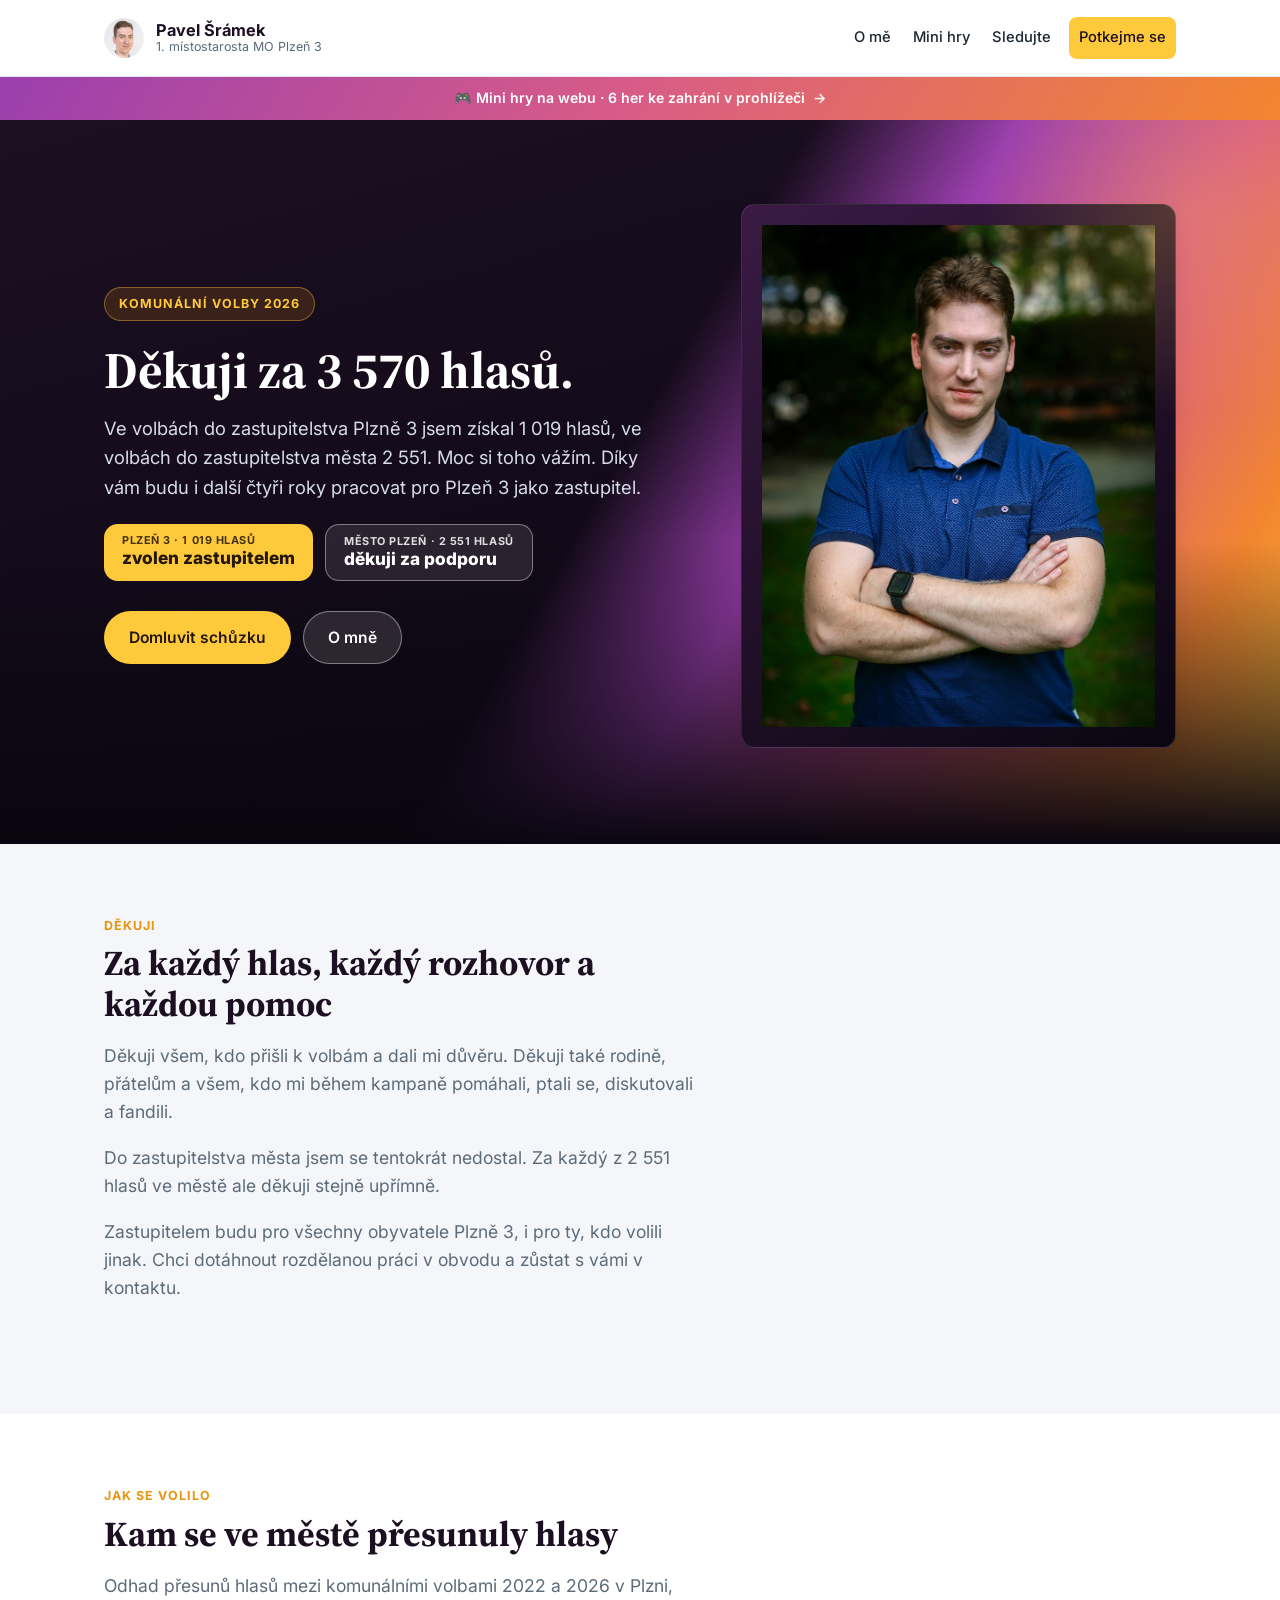
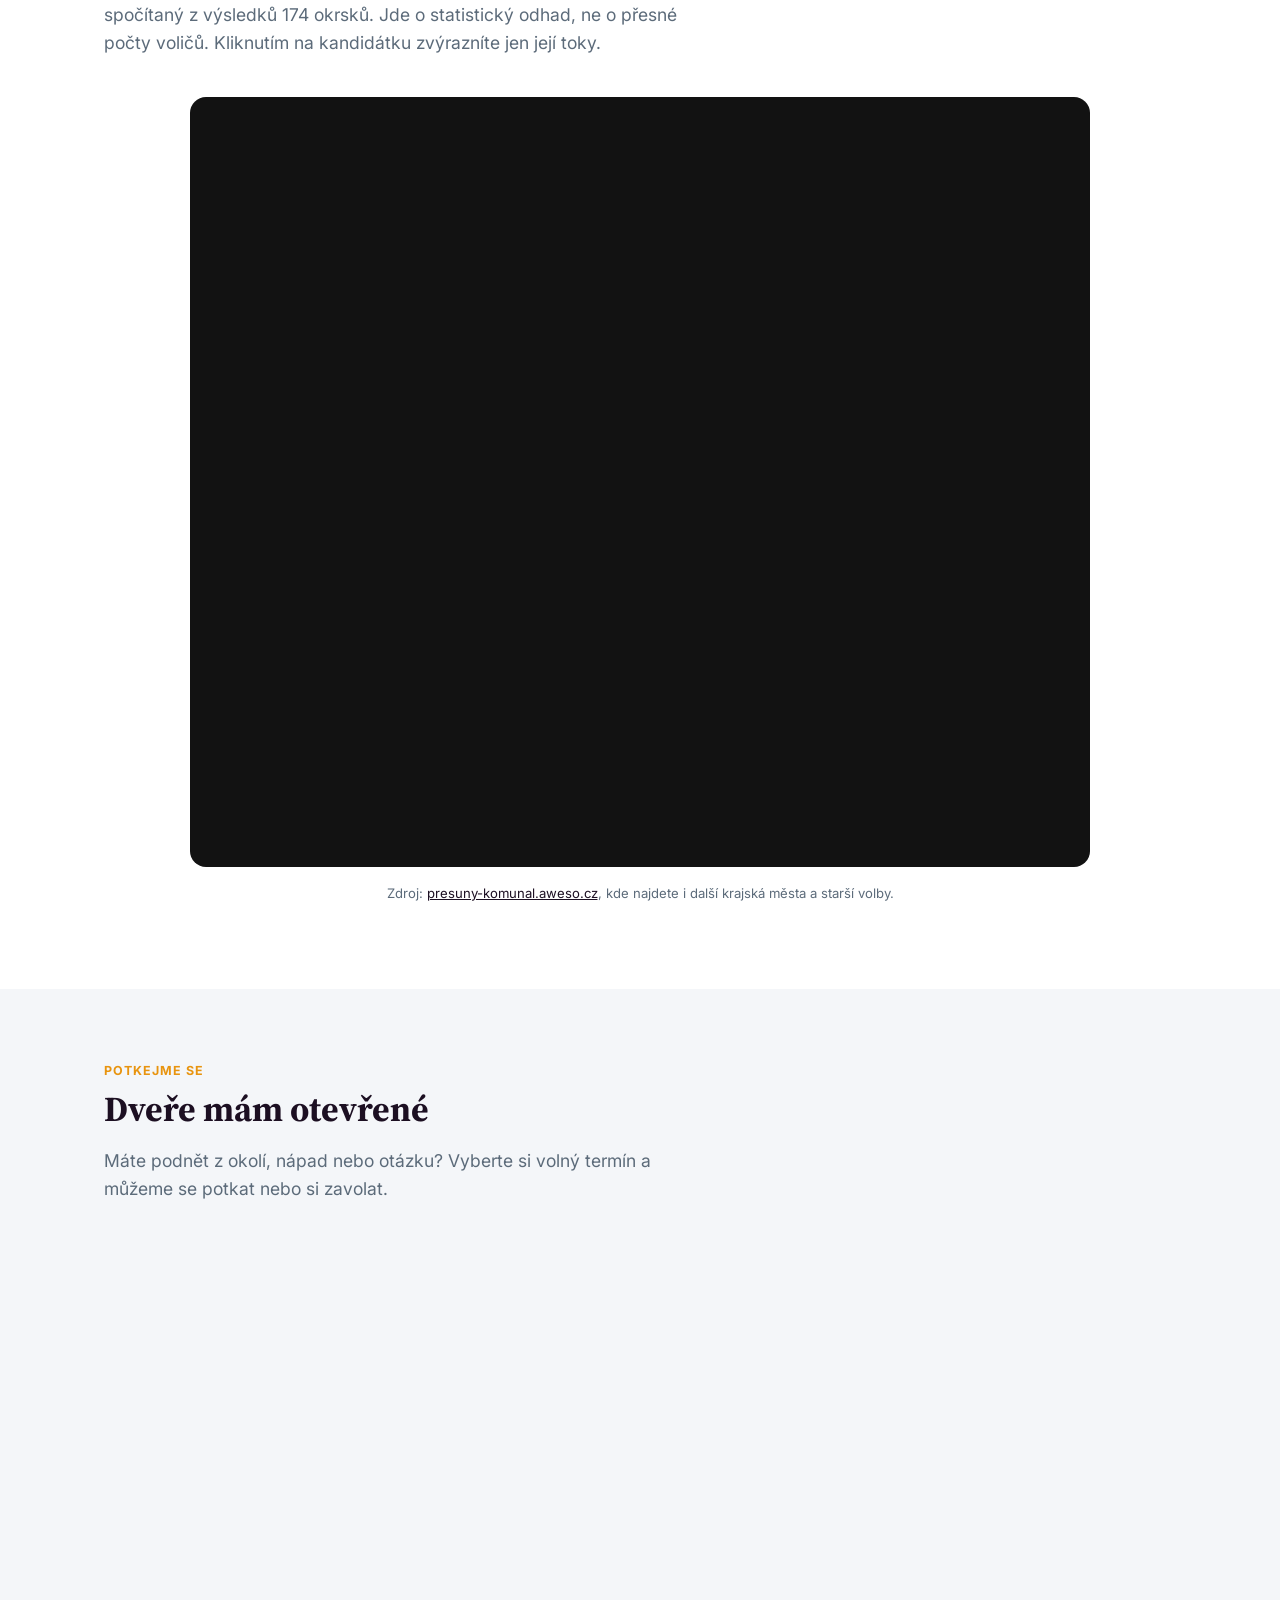
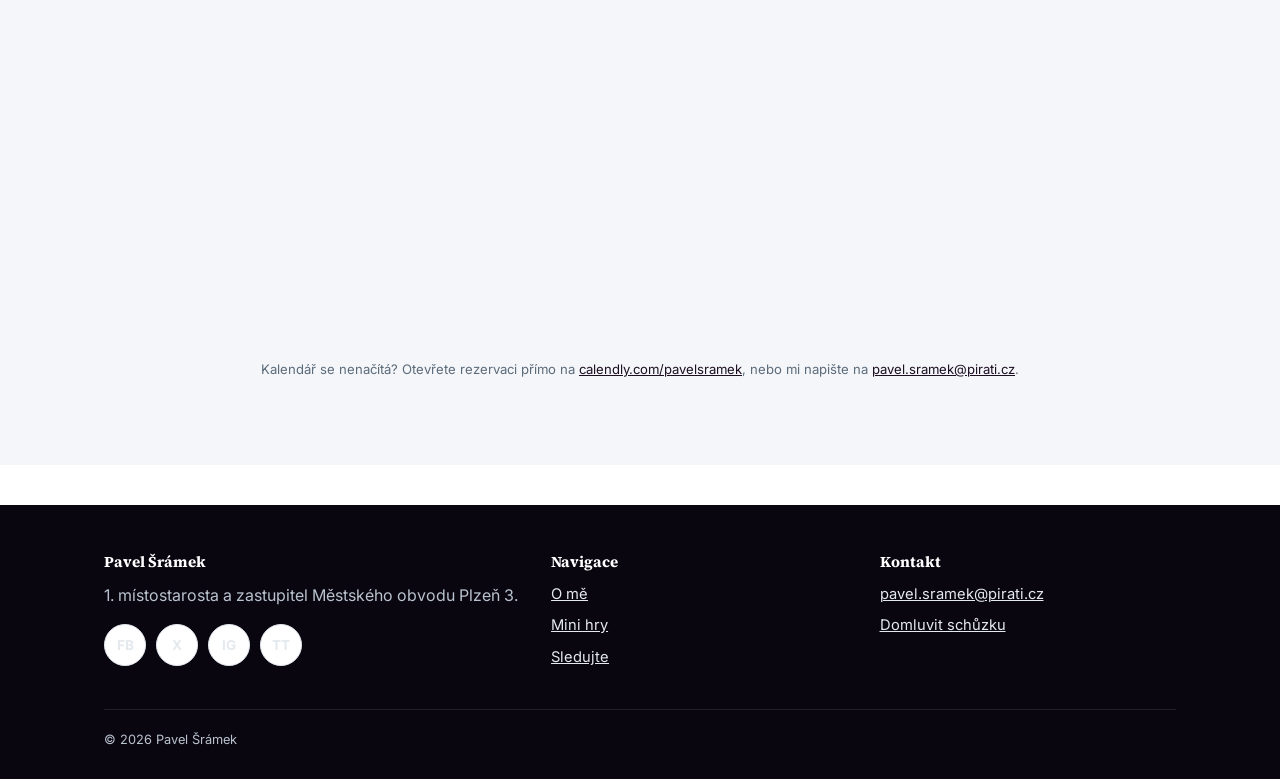
<file: index.html>
<!DOCTYPE html>
<html lang="cs">
<head>
<meta charset="UTF-8">
<meta name="viewport" content="width=device-width, initial-scale=1.0">
<title>Pavel Šrámek · Plzeň 3</title>
<meta name="description" content="Děkuji za 3 570 hlasů v komunálních volbách 2026. Pavel Šrámek, zastupitel Městského obvodu Plzeň 3.">
<link rel="preconnect" href="https://fonts.googleapis.com">
<link href="https://fonts.googleapis.com/css2?family=Inter:wght@400;500;600;700&family=Source+Serif+Pro:wght@600;700&display=swap" rel="stylesheet">
<link rel="stylesheet" href="css/style.css">
</head>
<body>

<header class="site-header">
  <div class="container">
    <a href="index.html" class="brand">
      <img class="brand-mark" src="img/pavel-avatar-icon.jpg" alt="Pavel Šrámek">
      <span class="brand-text">
        <span class="brand-name">Pavel Šrámek</span>
        <span class="brand-role">1. místostarosta MO Plzeň 3</span>
      </span>
    </a>
    <button class="nav-toggle" aria-label="Otevřít menu"></button>
    <nav class="main-nav">
      <a href="o-mne.html">O mě</a>
      <a href="laboratory.html">Mini hry</a>
      <a href="follow.html">Sledujte</a>
      <a href="kontakt.html" class="nav-cta">Potkejme se</a>
    </nav>
  </div>
</header>
<a href="laboratory.html" class="games-banner">🎮 Mini hry na webu &middot; 6 her ke zahrání v prohlížeči <span class="games-banner-arrow">&rarr;</span></a>

<section class="hero">
  <div class="container">
    <div>
      <span class="eyebrow">Komunální volby 2026</span>
      <h1>Děkuji za 3&nbsp;570 hlasů.</h1>
      <p class="lede">Ve volbách do zastupitelstva Plzně 3 jsem získal 1&nbsp;019 hlasů, ve volbách do zastupitelstva města 2&nbsp;551. Moc si toho vážím. Díky vám budu i další čtyři roky pracovat pro Plzeň 3 jako zastupitel.</p>
      <div class="ballot-pills">
        <div class="ballot-pill ballot-pill-primary">
          <span class="ballot-pill-label">Plzeň 3 &middot; 1&nbsp;019 hlasů</span>
          <span class="ballot-pill-value">zvolen zastupitelem</span>
        </div>
        <div class="ballot-pill ballot-pill-outline">
          <span class="ballot-pill-label">Město Plzeň &middot; 2&nbsp;551 hlasů</span>
          <span class="ballot-pill-value">děkuji za podporu</span>
        </div>
      </div>
      <div class="cta-row">
        <a href="#kalendar" class="btn btn-primary">Domluvit schůzku</a>
        <a href="o-mne.html" class="btn btn-ghost">O mně</a>
      </div>
    </div>
    <img class="hero-portrait" src="img/pavel-portret.jpg" alt="Pavel Šrámek">
  </div>
</section>

<section class="section-soft">
  <div class="container">
    <div class="section-head">
      <span class="kicker">Děkuji</span>
      <h2>Za každý hlas, každý rozhovor a každou pomoc</h2>
      <p class="lede-lg">Děkuji všem, kdo přišli k volbám a dali mi důvěru. Děkuji také rodině, přátelům a všem, kdo mi během kampaně pomáhali, ptali se, diskutovali a fandili.</p>
      <p class="lede-lg">Do zastupitelstva města jsem se tentokrát nedostal. Za každý z 2&nbsp;551 hlasů ve městě ale děkuji stejně upřímně.</p>
      <p class="lede-lg">Zastupitelem budu pro všechny obyvatele Plzně 3, i pro ty, kdo volili jinak. Chci dotáhnout rozdělanou práci v obvodu a zůstat s vámi v kontaktu.</p>
    </div>
  </div>
</section>

<section id="presuny">
  <div class="container">
    <div class="section-head">
      <span class="kicker">Jak se volilo</span>
      <h2>Kam se ve městě přesunuly hlasy</h2>
      <p class="lede-lg">Odhad přesunů hlasů mezi komunálními volbami 2022 a 2026 v Plzni, spočítaný z výsledků 174 okrsků. Jde o statistický odhad, ne o přesné počty voličů. Kliknutím na kandidátku zvýrazníte jen její toky.</p>
    </div>
    <iframe class="presuny-frame" src="https://presuny-komunal.aweso.cz/graf-plzen-2022-2026.html" loading="lazy" title="Přesuny hlasů v Plzni mezi volbami 2022 a 2026"></iframe>
    <p class="form-note text-center" style="margin-top:16px;">Zdroj: <a href="https://presuny-komunal.aweso.cz/#plzen" target="_blank" rel="noopener">presuny-komunal.aweso.cz</a>, kde najdete i další krajská města a starší volby.</p>
  </div>
</section>

<section id="kalendar" class="section-soft">
  <div class="container">
    <div class="section-head">
      <span class="kicker">Potkejme se</span>
      <h2>Dveře mám otevřené</h2>
      <p class="lede-lg">Máte podnět z okolí, nápad nebo otázku? Vyberte si volný termín a můžeme se potkat nebo si zavolat.</p>
    </div>
    <!-- Calendly inline widget begin -->
    <div class="calendly-inline-widget" data-url="https://calendly.com/pavelsramek/osobni-schuzka-60-min" style="min-width:320px;height:700px;"></div>
    <script type="text/javascript" src="https://assets.calendly.com/assets/external/widget.js" async></script>
    <!-- Calendly inline widget end -->
    <p class="form-note text-center" style="margin-top:16px;">Kalendář se nenačítá? Otevřete rezervaci přímo na <a href="https://calendly.com/pavelsramek/osobni-schuzka-60-min" target="_blank" rel="noopener">calendly.com/pavelsramek</a>, nebo mi napište na <a href="mailto:pavel.sramek@pirati.cz">pavel.sramek@pirati.cz</a>.</p>
  </div>
</section>

<footer class="site-footer">
  <div class="container">
    <div class="footer-grid">
      <div>
        <h4>Pavel Šrámek</h4>
        <p style="color:#b9c3cf;">1. místostarosta a zastupitel Městského obvodu Plzeň 3.</p>
        <div class="social-row">
          <a href="https://www.facebook.com/piratsramek" target="_blank" rel="noopener">FB</a>
          <a href="https://x.com/piratsramek" target="_blank" rel="noopener">X</a>
          <a href="https://www.instagram.com/piratsramek" target="_blank" rel="noopener">IG</a>
          <a href="https://www.tiktok.com/@piratsramek" target="_blank" rel="noopener">TT</a>
        </div>
      </div>
      <div>
        <h4>Navigace</h4>
        <ul>
          <li><a href="o-mne.html">O mě</a></li>
          <li><a href="laboratory.html">Mini hry</a></li>
          <li><a href="follow.html">Sledujte</a></li>
        </ul>
      </div>
      <div>
        <h4>Kontakt</h4>
        <ul>
          <li><a href="mailto:pavel.sramek@pirati.cz">pavel.sramek@pirati.cz</a></li>
          <li><a href="kontakt.html">Domluvit schůzku</a></li>
        </ul>
      </div>
    </div>
    <div class="footer-bottom">
      <span>&copy; <span id="year"></span> Pavel Šrámek</span>
    </div>
  </div>
</footer>

<script src="js/main.js"></script>
<script>document.getElementById("year").textContent = new Date().getFullYear();</script>
</body>
</html>
</file>
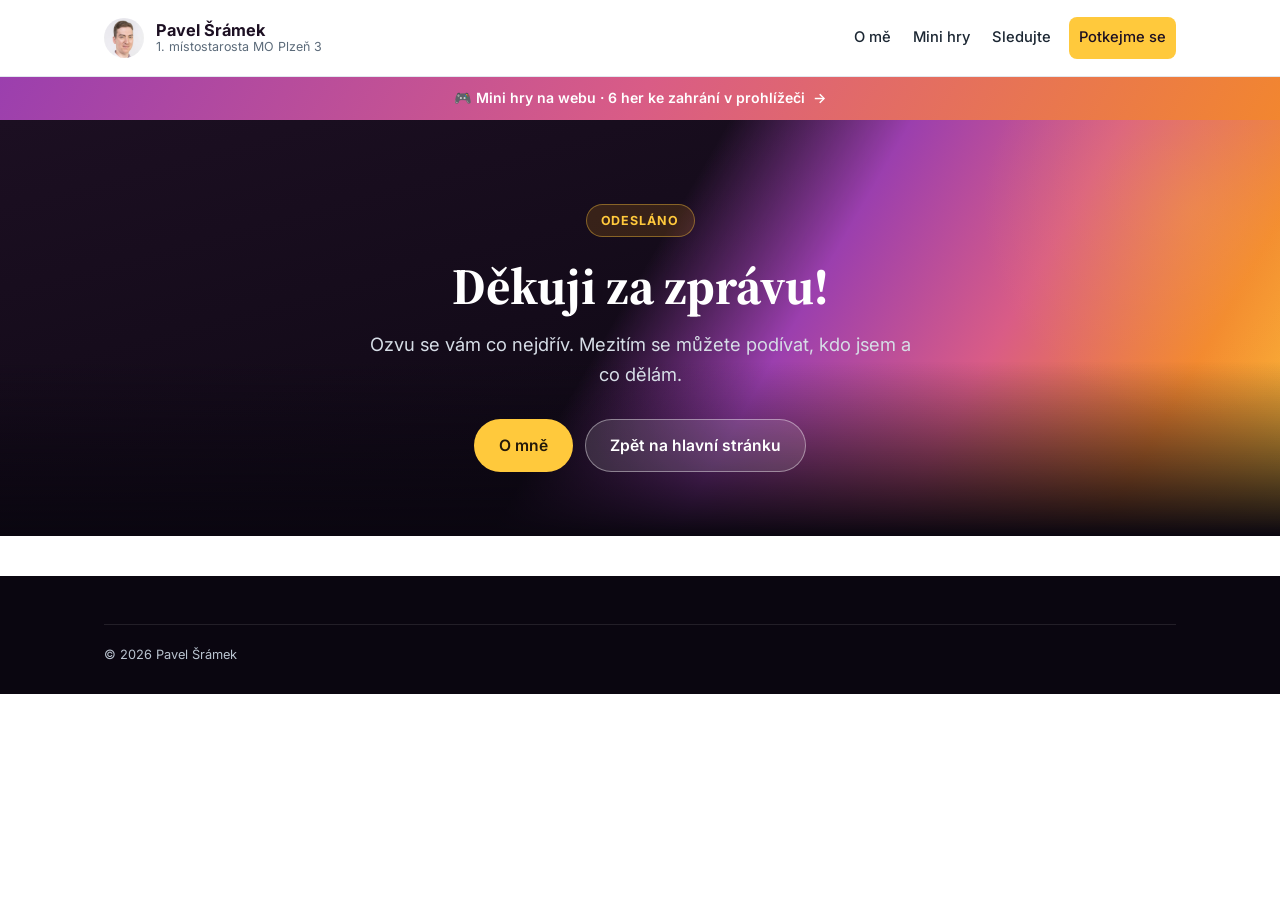
<file: dekujeme.html>
<!DOCTYPE html>
<html lang="cs">
<head>
<meta charset="UTF-8">
<meta name="viewport" content="width=device-width, initial-scale=1.0">
<title>Děkuji — Pavel Šrámek</title>
<link rel="preconnect" href="https://fonts.googleapis.com">
<link href="https://fonts.googleapis.com/css2?family=Inter:wght@400;500;600;700&family=Source+Serif+Pro:wght@600;700&display=swap" rel="stylesheet">
<link rel="stylesheet" href="css/style.css">
</head>
<body>

<header class="site-header">
  <div class="container">
    <a href="index.html" class="brand">
      <img class="brand-mark" src="img/pavel-avatar-icon.jpg" alt="Pavel Šrámek">
      <span class="brand-text">
        <span class="brand-name">Pavel Šrámek</span>
        <span class="brand-role">1. místostarosta MO Plzeň 3</span>
      </span>
    </a>
    <nav class="main-nav">
      <a href="o-mne.html">O mě</a>
      <a href="laboratory.html">Mini hry</a>
      <a href="follow.html">Sledujte</a>
      <a href="kontakt.html" class="nav-cta">Potkejme se</a>
    </nav>
  </div>
</header>
<a href="laboratory.html" class="games-banner">🎮 Mini hry na webu &middot; 6 her ke zahrání v prohlížeči <span class="games-banner-arrow">&rarr;</span></a>

<section class="hero" style="padding-bottom:64px;">
  <div class="container" style="grid-template-columns:1fr; text-align:center;">
    <div>
      <span class="eyebrow">Odesláno</span>
      <h1>Děkuji za zprávu!</h1>
      <p class="lede" style="margin:0 auto;">Ozvu se vám co nejdřív. Mezitím se můžete podívat, kdo jsem a co dělám.</p>
      <div class="cta-row" style="justify-content:center;">
        <a href="o-mne.html" class="btn btn-primary">O mně</a>
        <a href="index.html" class="btn btn-ghost">Zpět na hlavní stránku</a>
      </div>
    </div>
  </div>
</section>

<footer class="site-footer">
  <div class="container">
    <div class="footer-bottom">
      <span>&copy; <span id="year"></span> Pavel Šrámek</span>
    </div>
  </div>
</footer>

<script>document.getElementById("year").textContent = new Date().getFullYear();</script>
</body>
</html>
</file>
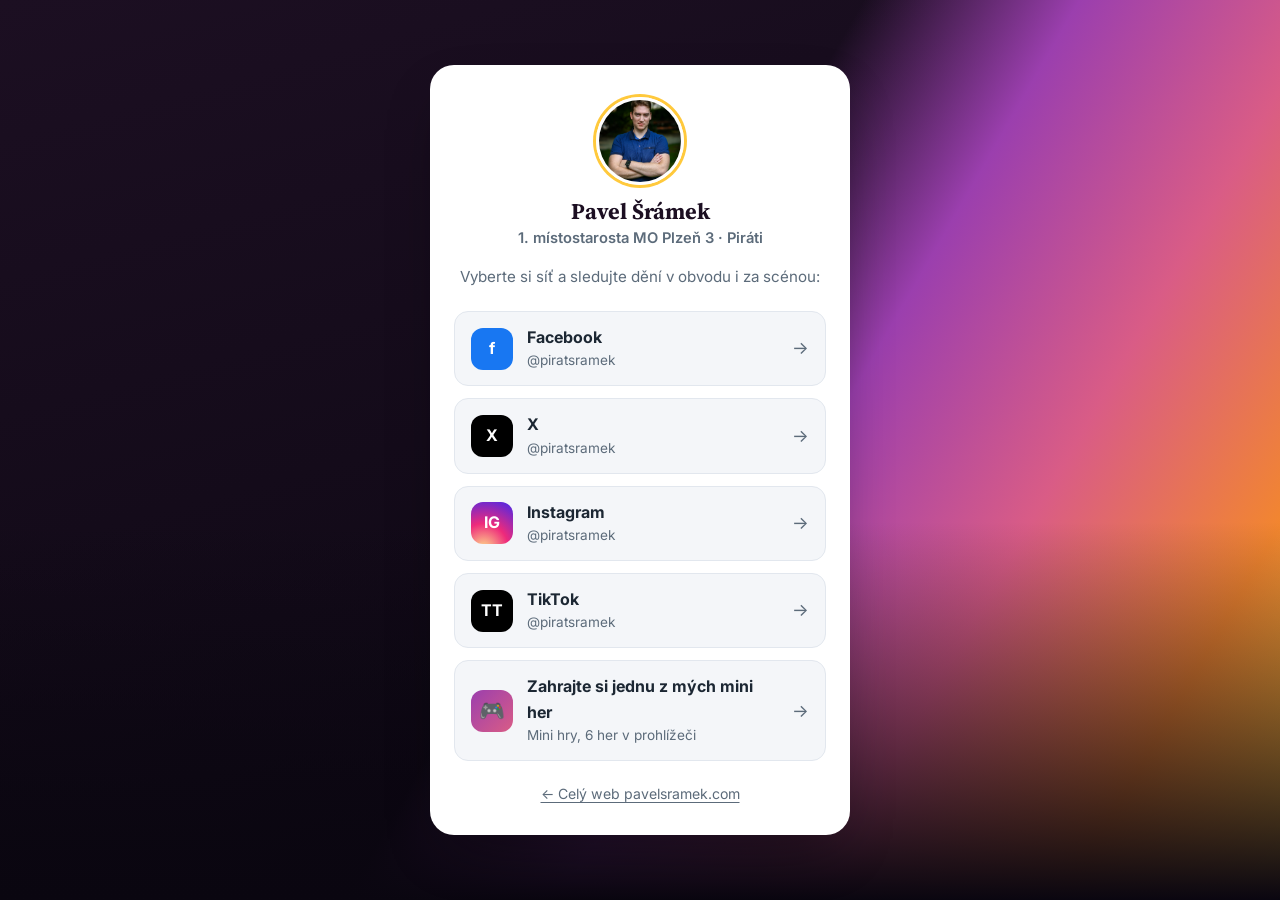
<file: follow.html>
<!DOCTYPE html>
<html lang="cs">
<head>
<meta charset="UTF-8">
<meta name="viewport" content="width=device-width, initial-scale=1.0">
<title>Sledujte mě — Pavel Šrámek</title>
<meta name="description" content="Vyberte si sociální síť a sledujte Pavla Šrámka, 1. místostarostu MO Plzeň 3.">
<meta name="robots" content="noindex">
<meta name="theme-color" content="#1c0f22">
<link rel="preconnect" href="https://fonts.googleapis.com">
<link href="https://fonts.googleapis.com/css2?family=Inter:wght@400;500;600;700&family=Source+Serif+Pro:wght@600;700&display=swap" rel="stylesheet">
<link rel="stylesheet" href="css/style.css">
</head>
<body>

<div class="linkbio-page">
  <div class="linkbio-card">
    <img class="linkbio-avatar" src="img/pavel-portret.jpg" alt="Pavel Šrámek">
    <h1>Pavel Šrámek</h1>
    <p class="linkbio-role">1. místostarosta MO Plzeň 3 &middot; Piráti</p>
    <p class="linkbio-tagline">Vyberte si síť a sledujte dění v obvodu i za scénou:</p>

    <div class="linkbio-links">
      <a class="linkbio-btn" href="https://www.facebook.com/piratsramek" target="_blank" rel="noopener">
        <span class="social-feed-icon fb">f</span>
        <span class="linkbio-btn-label"><strong>Facebook</strong><span>@piratsramek</span></span>
        <span class="linkbio-btn-arrow">→</span>
      </a>
      <a class="linkbio-btn" href="https://x.com/piratsramek" target="_blank" rel="noopener">
        <span class="social-feed-icon x">X</span>
        <span class="linkbio-btn-label"><strong>X</strong><span>@piratsramek</span></span>
        <span class="linkbio-btn-arrow">→</span>
      </a>
      <a class="linkbio-btn" href="https://www.instagram.com/piratsramek/" target="_blank" rel="noopener">
        <span class="social-feed-icon ig">IG</span>
        <span class="linkbio-btn-label"><strong>Instagram</strong><span>@piratsramek</span></span>
        <span class="linkbio-btn-arrow">→</span>
      </a>
      <a class="linkbio-btn" href="https://www.tiktok.com/@piratsramek" target="_blank" rel="noopener">
        <span class="social-feed-icon tt">TT</span>
        <span class="linkbio-btn-label"><strong>TikTok</strong><span>@piratsramek</span></span>
        <span class="linkbio-btn-arrow">→</span>
      </a>
      <a class="linkbio-btn" href="laboratory.html">
        <span class="social-feed-icon game">🎮</span>
        <span class="linkbio-btn-label"><strong>Zahrajte si jednu z mých mini her</strong><span>Mini hry, 6 her v prohlížeči</span></span>
        <span class="linkbio-btn-arrow">→</span>
      </a>
    </div>

    <a class="linkbio-back" href="index.html">← Celý web pavelsramek.com</a>
  </div>
</div>

</body>
</html>
</file>
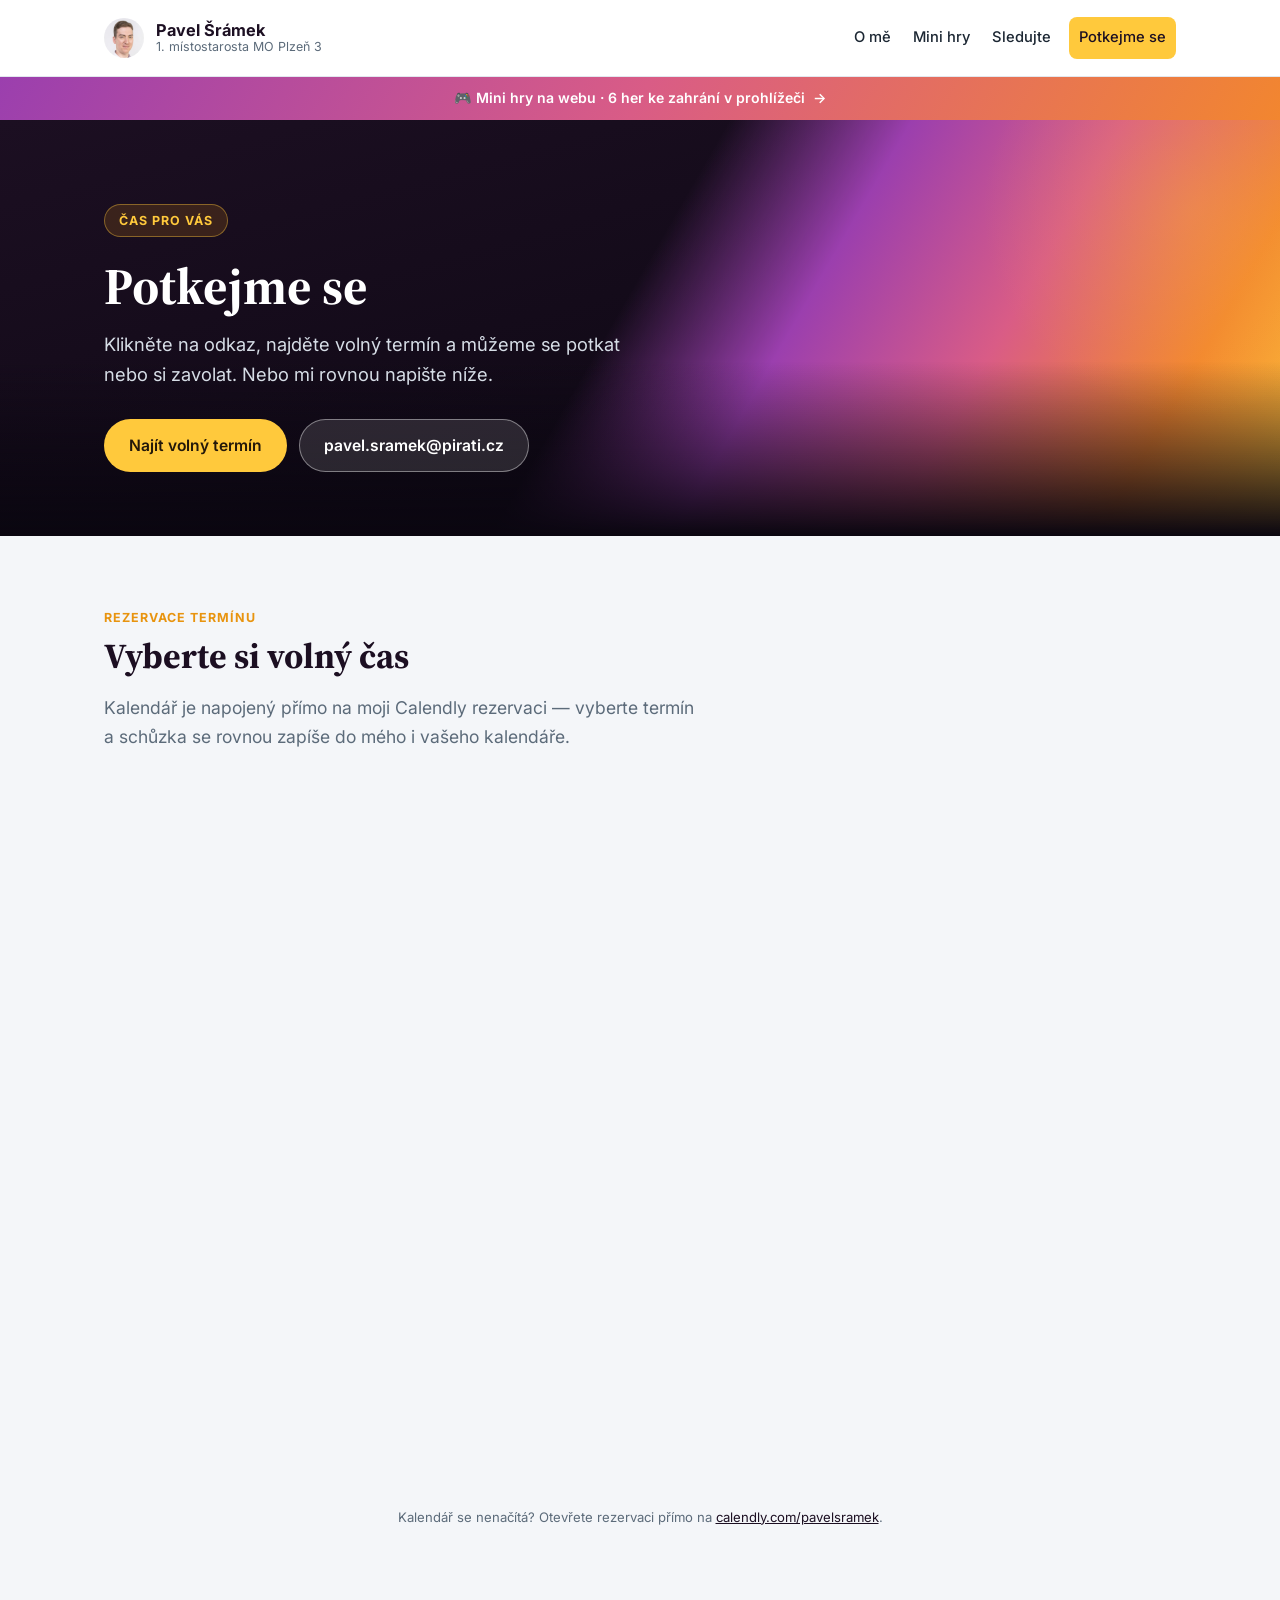
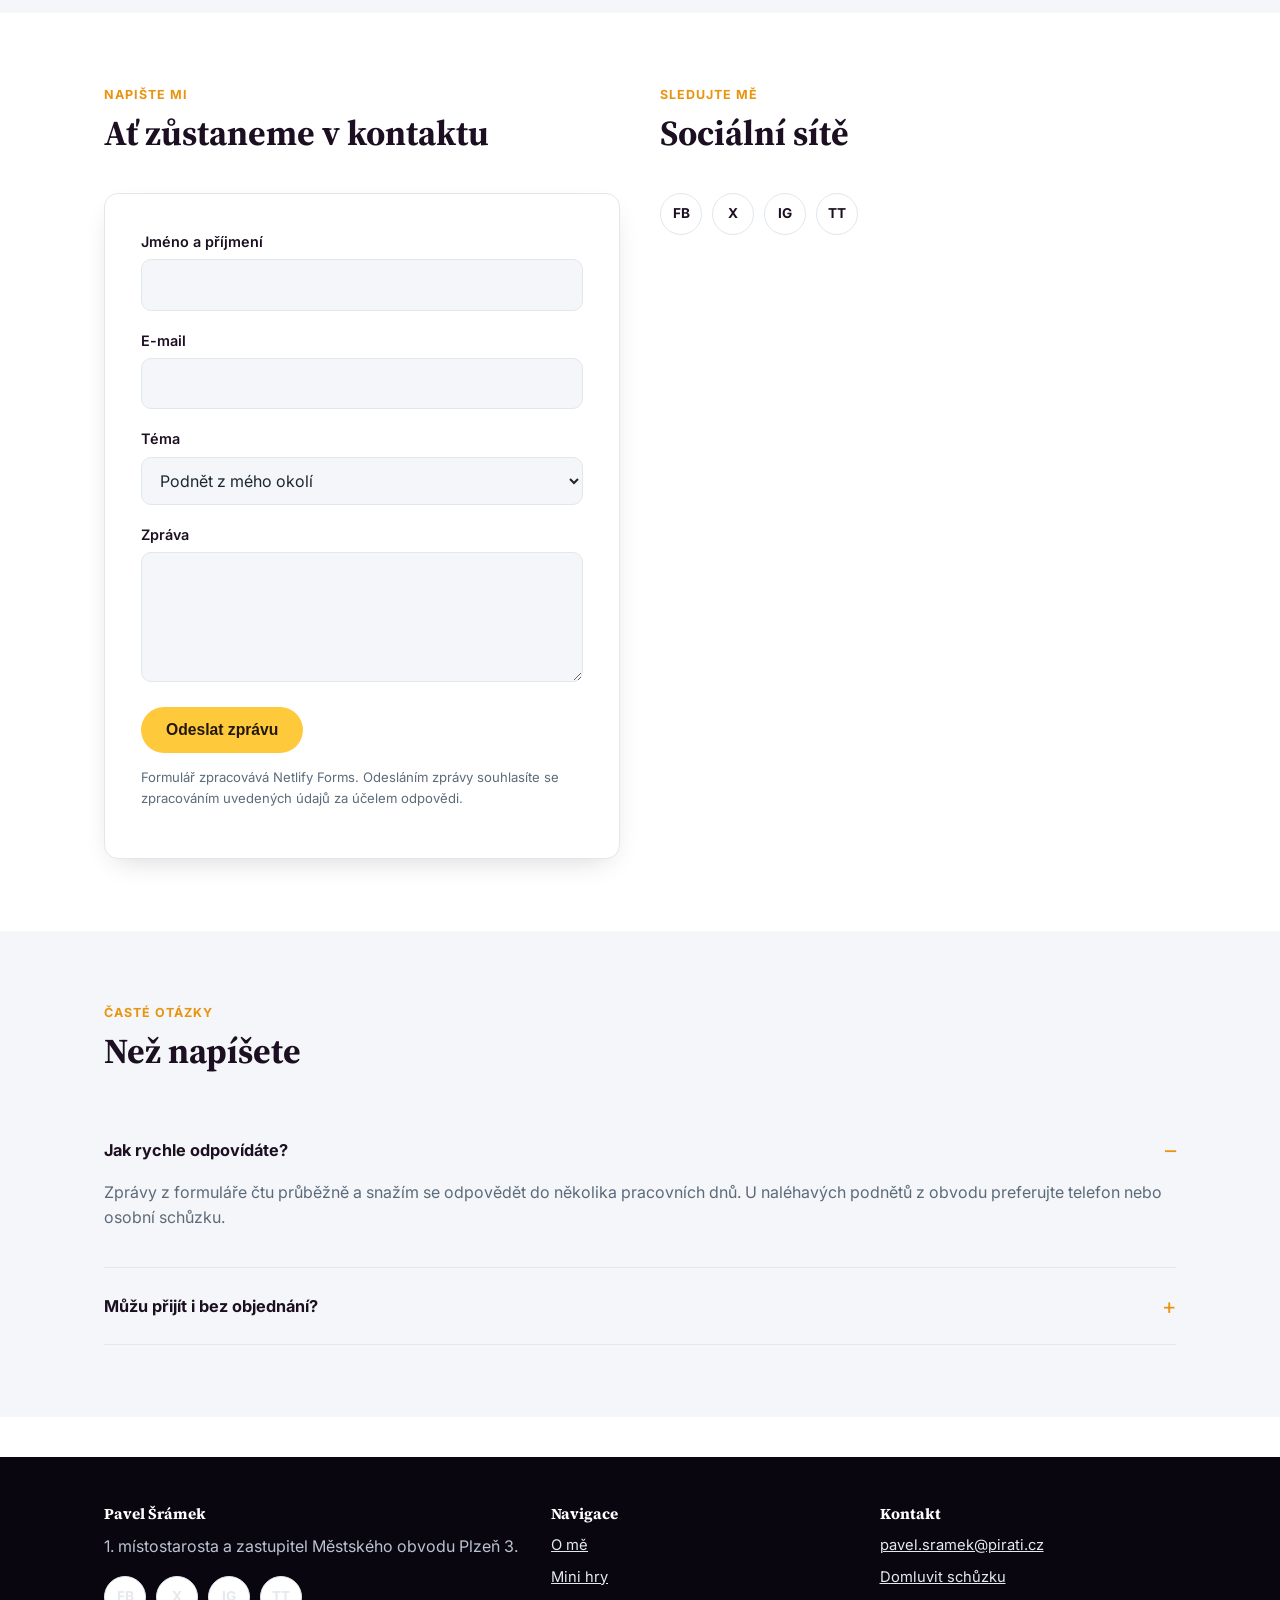
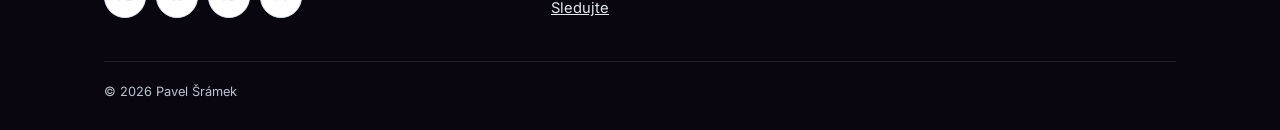
<file: kontakt.html>
<!DOCTYPE html>
<html lang="cs">
<head>
<meta charset="UTF-8">
<meta name="viewport" content="width=device-width, initial-scale=1.0">
<title>Kontakt — Pavel Šrámek</title>
<meta name="description" content="Napište Pavlu Šrámkovi nebo si domluvte schůzku. 1. místostarosta MO Plzeň 3.">
<link rel="preconnect" href="https://fonts.googleapis.com">
<link href="https://fonts.googleapis.com/css2?family=Inter:wght@400;500;600;700&family=Source+Serif+Pro:wght@600;700&display=swap" rel="stylesheet">
<link rel="stylesheet" href="css/style.css">
</head>
<body>

<header class="site-header">
  <div class="container">
    <a href="index.html" class="brand">
      <img class="brand-mark" src="img/pavel-avatar-icon.jpg" alt="Pavel Šrámek">
      <span class="brand-text">
        <span class="brand-name">Pavel Šrámek</span>
        <span class="brand-role">1. místostarosta MO Plzeň 3</span>
      </span>
    </a>
    <button class="nav-toggle" aria-label="Otevřít menu"></button>
    <nav class="main-nav">
      <a href="o-mne.html">O mě</a>
      <a href="laboratory.html">Mini hry</a>
      <a href="follow.html">Sledujte</a>
      <a href="kontakt.html" class="nav-cta">Potkejme se</a>
    </nav>
  </div>
</header>
<a href="laboratory.html" class="games-banner">🎮 Mini hry na webu &middot; 6 her ke zahrání v prohlížeči <span class="games-banner-arrow">&rarr;</span></a>

<section class="hero" style="padding-bottom:64px;">
  <div class="container" style="grid-template-columns:1fr;">
    <div>
      <span class="eyebrow">Čas pro Vás</span>
      <h1>Potkejme se</h1>
      <p class="lede">Klikněte na odkaz, najděte volný termín a můžeme se potkat nebo si zavolat. Nebo mi rovnou napište níže.</p>
      <div class="cta-row">
        <a href="#kalendar" class="btn btn-primary">Najít volný termín</a>
        <a href="mailto:pavel.sramek@pirati.cz" class="btn btn-ghost">pavel.sramek@pirati.cz</a>
      </div>
    </div>
  </div>
</section>

<section id="kalendar" class="section-soft">
  <div class="container">
    <div class="section-head">
      <span class="kicker">Rezervace termínu</span>
      <h2>Vyberte si volný čas</h2>
      <p class="lede-lg">Kalendář je napojený přímo na moji Calendly rezervaci — vyberte termín a schůzka se rovnou zapíše do mého i vašeho kalendáře.</p>
    </div>
    <!-- Calendly inline widget begin -->
    <div class="calendly-inline-widget" data-url="https://calendly.com/pavelsramek/osobni-schuzka-60-min" style="min-width:320px;height:700px;"></div>
    <script type="text/javascript" src="https://assets.calendly.com/assets/external/widget.js" async></script>
    <!-- Calendly inline widget end -->
    <p class="form-note text-center" style="margin-top:16px;">Kalendář se nenačítá? Otevřete rezervaci přímo na <a href="https://calendly.com/pavelsramek/osobni-schuzka-60-min" target="_blank" rel="noopener">calendly.com/pavelsramek</a>.</p>
  </div>
</section>

<section>
  <div class="container">
    <div class="grid grid-2" style="align-items:flex-start; gap:40px;">

      <div>
        <div class="section-head">
          <span class="kicker">Napište mi</span>
          <h2>Ať zůstaneme v kontaktu</h2>
        </div>

        <div id="form-confirm" class="confirm-box">Díky za zprávu! Ozvu se vám co nejdřív.</div>

        <div class="form-card">
          <form id="contact-form" name="kontakt" method="POST" data-netlify="true" netlify-honeypot="bot-field" action="/dekujeme.html">
            <input type="hidden" name="form-name" value="kontakt">
            <p class="honeypot">
              <label>Nevyplňujte toto pole: <input name="bot-field"></label>
            </p>

            <div class="form-row">
              <label for="jmeno">Jméno a příjmení</label>
              <input type="text" id="jmeno" name="jmeno" required>
            </div>

            <div class="form-row">
              <label for="email">E-mail</label>
              <input type="email" id="email" name="email" required>
            </div>

            <div class="form-row">
              <label for="tema">Téma</label>
              <select id="tema" name="tema">
                <option>Podnět z mého okolí</option>
                <option>Bydlení a výstavba</option>
                <option>Zdravotnictví</option>
                <option>Životní prostředí</option>
                <option>Digitalizace úřadu</option>
                <option>Spolupráce / média</option>
                <option>Jiné</option>
              </select>
            </div>

            <div class="form-row">
              <label for="zprava">Zpráva</label>
              <textarea id="zprava" name="zprava" required></textarea>
            </div>

            <button type="submit" class="btn btn-primary">Odeslat zprávu</button>
            <p class="form-note">Formulář zpracovává Netlify Forms. Odesláním zprávy souhlasíte se zpracováním uvedených údajů za účelem odpovědi.</p>
          </form>
        </div>
      </div>

      <div>

        <div class="section-head">
          <span class="kicker">Sledujte mě</span>
          <h2>Sociální sítě</h2>
        </div>
        <div class="social-row">
          <a href="https://www.facebook.com/piratsramek" target="_blank" rel="noopener">FB</a>
          <a href="https://x.com/piratsramek" target="_blank" rel="noopener">X</a>
          <a href="https://www.instagram.com/piratsramek" target="_blank" rel="noopener">IG</a>
          <a href="https://www.tiktok.com/@piratsramek" target="_blank" rel="noopener">TT</a>
        </div>
      </div>

    </div>
  </div>
</section>

<section class="section-soft">
  <div class="container">
    <div class="section-head">
      <span class="kicker">Časté otázky</span>
      <h2>Než napíšete</h2>
    </div>
    <details class="faq-item" open>
      <summary>Jak rychle odpovídáte?</summary>
      <p>Zprávy z formuláře čtu průběžně a snažím se odpovědět do několika pracovních dnů. U naléhavých podnětů z obvodu preferujte telefon nebo osobní schůzku.</p>
    </details>
    <details class="faq-item">
      <summary>Můžu přijít i bez objednání?</summary>
      <p>Pro jistotu, že si na vás udělám čas, doporučuji domluvit termín přes odkaz výše. Konzultační hodiny jsou vypsané i na úřední desce MO Plzeň 3.</p>
    </details>
  </div>
</section>

<footer class="site-footer">
  <div class="container">
    <div class="footer-grid">
      <div>
        <h4>Pavel Šrámek</h4>
        <p style="color:#b9c3cf;">1. místostarosta a zastupitel Městského obvodu Plzeň 3.</p>
        <div class="social-row">
          <a href="https://www.facebook.com/piratsramek" target="_blank" rel="noopener">FB</a>
          <a href="https://x.com/piratsramek" target="_blank" rel="noopener">X</a>
          <a href="https://www.instagram.com/piratsramek" target="_blank" rel="noopener">IG</a>
          <a href="https://www.tiktok.com/@piratsramek" target="_blank" rel="noopener">TT</a>
        </div>
      </div>
      <div>
        <h4>Navigace</h4>
        <ul>
          <li><a href="o-mne.html">O mě</a></li>
          <li><a href="laboratory.html">Mini hry</a></li>
          <li><a href="follow.html">Sledujte</a></li>
        </ul>
      </div>
      <div>
        <h4>Kontakt</h4>
        <ul>
          <li><a href="mailto:pavel.sramek@pirati.cz">pavel.sramek@pirati.cz</a></li>
          <li><a href="kontakt.html">Domluvit schůzku</a></li>
        </ul>
      </div>
    </div>
    <div class="footer-bottom">
      <span>&copy; <span id="year"></span> Pavel Šrámek</span>
    </div>
  </div>
</footer>

<script src="js/main.js"></script>
<script>document.getElementById("year").textContent = new Date().getFullYear();</script>
</body>
</html>
</file>
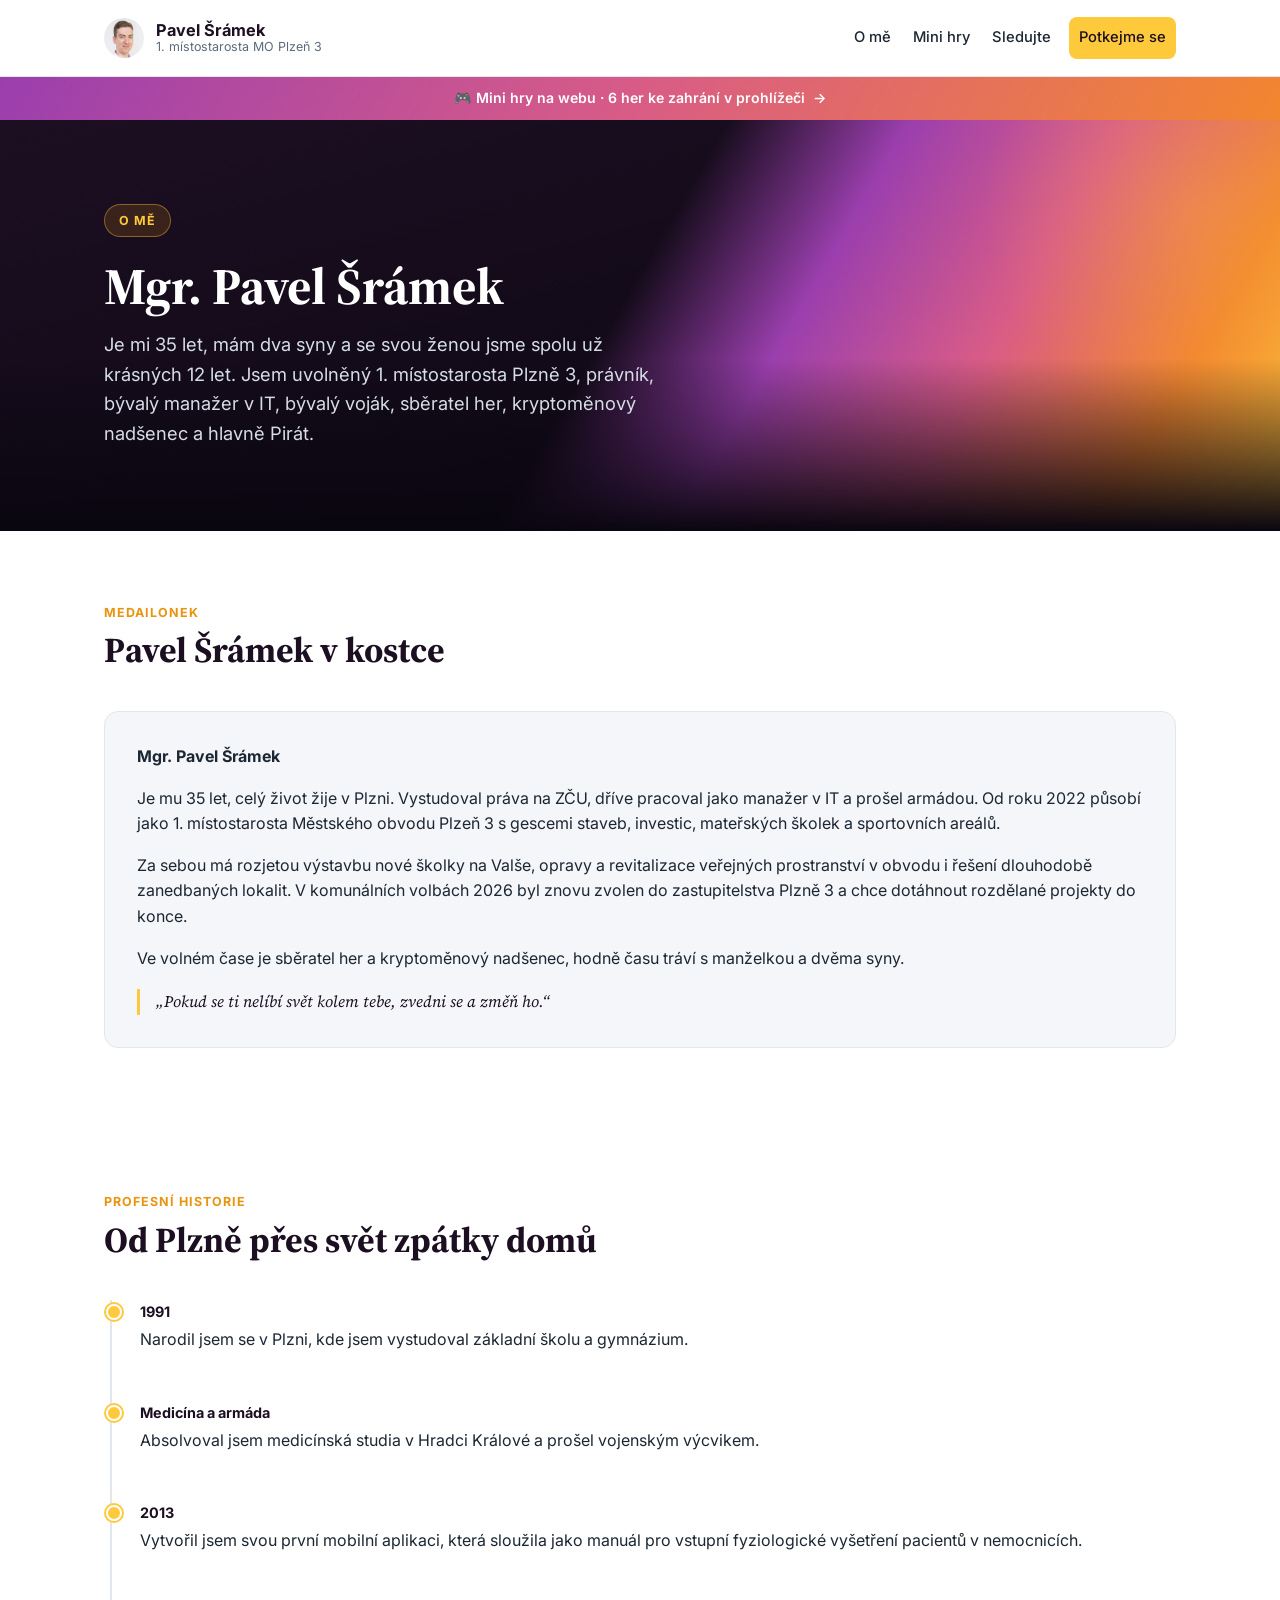
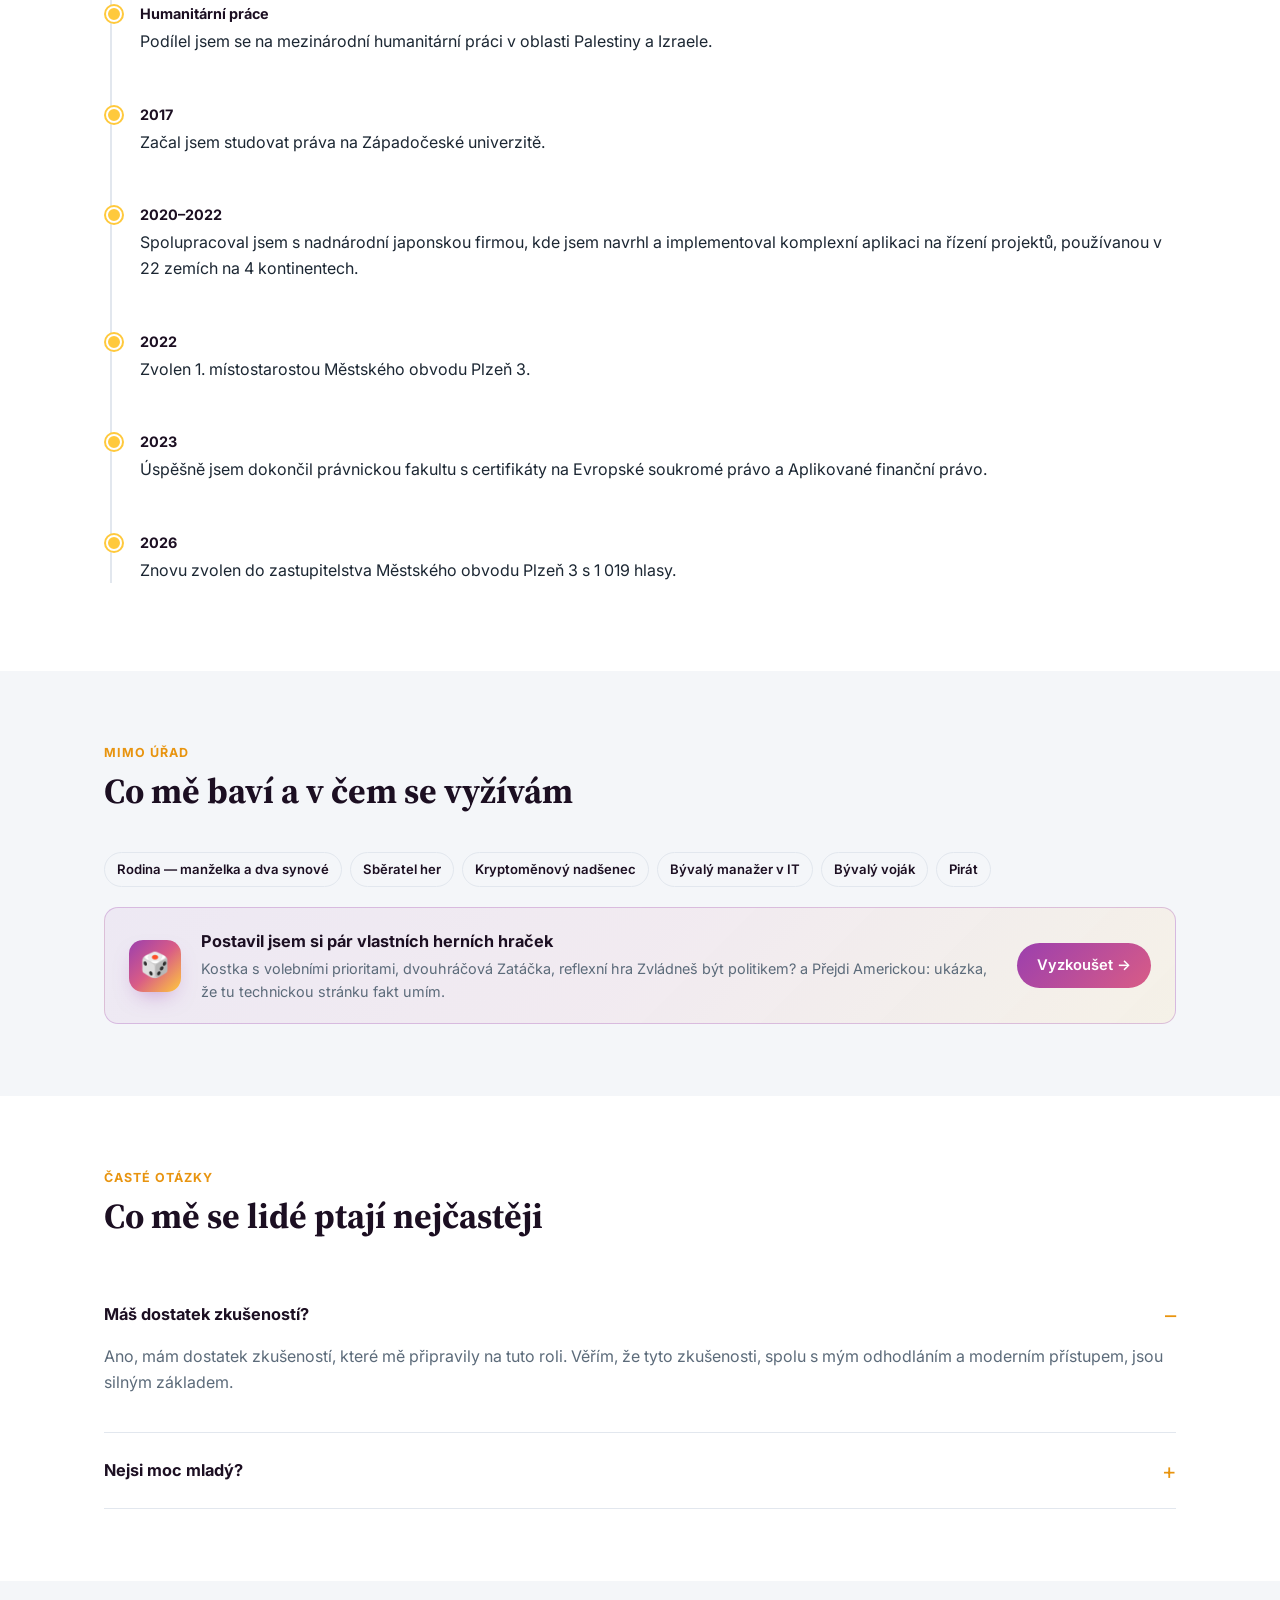
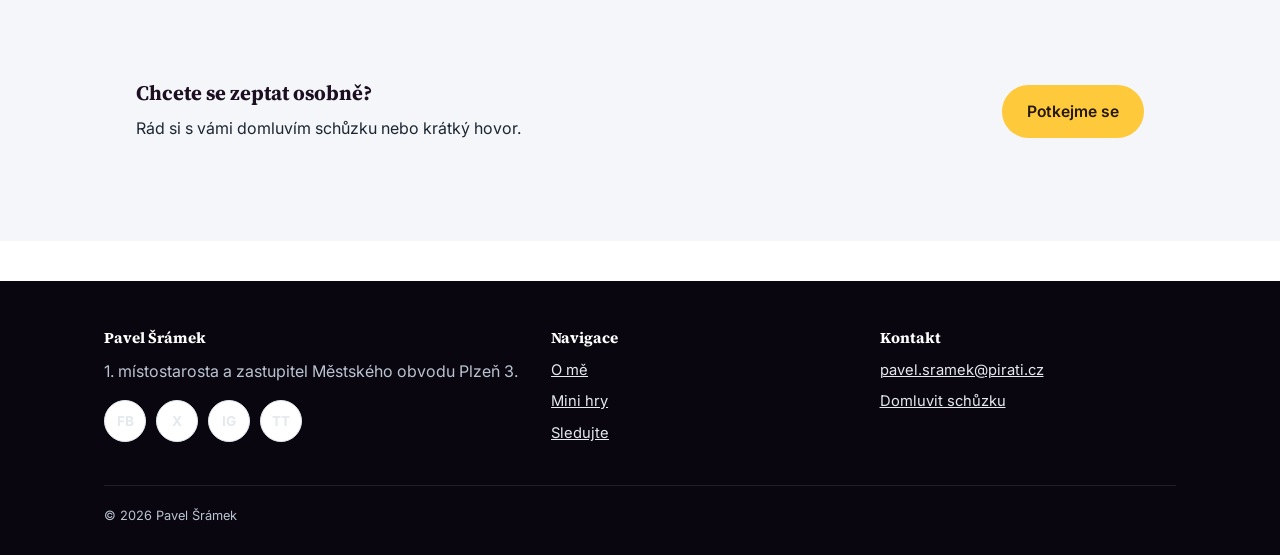
<file: o-mne.html>
<!DOCTYPE html>
<html lang="cs">
<head>
<meta charset="UTF-8">
<meta name="viewport" content="width=device-width, initial-scale=1.0">
<title>O mě — Pavel Šrámek</title>
<meta name="description" content="Profesní příběh Pavla Šrámka — IT, právo, armáda a veřejná správa.">
<link rel="preconnect" href="https://fonts.googleapis.com">
<link href="https://fonts.googleapis.com/css2?family=Inter:wght@400;500;600;700&family=Source+Serif+Pro:wght@600;700&display=swap" rel="stylesheet">
<link rel="stylesheet" href="css/style.css">
</head>
<body>

<header class="site-header">
  <div class="container">
    <a href="index.html" class="brand">
      <img class="brand-mark" src="img/pavel-avatar-icon.jpg" alt="Pavel Šrámek">
      <span class="brand-text">
        <span class="brand-name">Pavel Šrámek</span>
        <span class="brand-role">1. místostarosta MO Plzeň 3</span>
      </span>
    </a>
    <button class="nav-toggle" aria-label="Otevřít menu"></button>
    <nav class="main-nav">
      <a href="o-mne.html">O mě</a>
      <a href="laboratory.html">Mini hry</a>
      <a href="follow.html">Sledujte</a>
      <a href="kontakt.html" class="nav-cta">Potkejme se</a>
    </nav>
  </div>
</header>
<a href="laboratory.html" class="games-banner">🎮 Mini hry na webu &middot; 6 her ke zahrání v prohlížeči <span class="games-banner-arrow">&rarr;</span></a>

<section class="hero" style="padding-bottom:64px;">
  <div class="container" style="grid-template-columns:1fr;">
    <div>
      <span class="eyebrow">O mě</span>
      <h1>Mgr. Pavel Šrámek</h1>
      <p class="lede">Je mi 35 let, mám dva syny a se svou ženou jsme spolu už krásných 12 let. Jsem uvolněný 1. místostarosta Plzně 3, právník, bývalý manažer v IT, bývalý voják, sběratel her, kryptoměnový nadšenec a hlavně Pirát.</p>
    </div>
  </div>
</section>

<section>
  <div class="container">
    <div class="section-head">
      <span class="kicker">Medailonek</span>
      <h2>Pavel Šrámek v kostce</h2>
    </div>
    <div class="medallion-card">
      <p><strong>Mgr. Pavel Šrámek</strong></p>
      <p>Je mu 35 let, celý život žije v Plzni. Vystudoval práva na ZČU, dříve pracoval jako manažer v IT a prošel armádou. Od roku 2022 působí jako 1. místostarosta Městského obvodu Plzeň 3 s gescemi staveb, investic, mateřských školek a sportovních areálů.</p>
      <p>Za sebou má rozjetou výstavbu nové školky na Valše, opravy a revitalizace veřejných prostranství v obvodu i řešení dlouhodobě zanedbaných lokalit. V komunálních volbách 2026 byl znovu zvolen do zastupitelstva Plzně 3 a chce dotáhnout rozdělané projekty do konce.</p>
      <p>Ve volném čase je sběratel her a kryptoměnový nadšenec, hodně času tráví s manželkou a dvěma syny.</p>
      <blockquote class="medallion-quote">„Pokud se ti nelíbí svět kolem tebe, zvedni se a změň ho.“</blockquote>
    </div>
  </div>
</section>

<section>
  <div class="container">
    <div class="section-head">
      <span class="kicker">Profesní historie</span>
      <h2>Od Plzně přes svět zpátky domů</h2>
    </div>
    <div class="timeline">
      <div class="timeline-item">
        <div class="timeline-year">1991</div>
        <p>Narodil jsem se v Plzni, kde jsem vystudoval základní školu a gymnázium.</p>
      </div>
      <div class="timeline-item">
        <div class="timeline-year">Medicína a armáda</div>
        <p>Absolvoval jsem medicínská studia v Hradci Králové a prošel vojenským výcvikem.</p>
      </div>
      <div class="timeline-item">
        <div class="timeline-year">2013</div>
        <p>Vytvořil jsem svou první mobilní aplikaci, která sloužila jako manuál pro vstupní fyziologické vyšetření pacientů v nemocnicích.</p>
      </div>
      <div class="timeline-item">
        <div class="timeline-year">Humanitární práce</div>
        <p>Podílel jsem se na mezinárodní humanitární práci v oblasti Palestiny a Izraele.</p>
      </div>
      <div class="timeline-item">
        <div class="timeline-year">2017</div>
        <p>Začal jsem studovat práva na Západočeské univerzitě.</p>
      </div>
      <div class="timeline-item">
        <div class="timeline-year">2020–2022</div>
        <p>Spolupracoval jsem s nadnárodní japonskou firmou, kde jsem navrhl a implementoval komplexní aplikaci na řízení projektů, používanou v 22 zemích na 4 kontinentech.</p>
      </div>
      <div class="timeline-item">
        <div class="timeline-year">2022</div>
        <p>Zvolen 1. místostarostou Městského obvodu Plzeň 3.</p>
      </div>
      <div class="timeline-item">
        <div class="timeline-year">2023</div>
        <p>Úspěšně jsem dokončil právnickou fakultu s certifikáty na Evropské soukromé právo a Aplikované finanční právo.</p>
      </div>
      <div class="timeline-item">
        <div class="timeline-year">2026</div>
        <p>Znovu zvolen do zastupitelstva Městského obvodu Plzeň 3 s 1&nbsp;019 hlasy.</p>
      </div>
    </div>
  </div>
</section>

<section class="section-soft">
  <div class="container">
    <div class="section-head">
      <span class="kicker">Mimo úřad</span>
      <h2>Co mě baví a v čem se vyžívám</h2>
    </div>
    <div class="badge-list">
      <span class="badge">Rodina — manželka a dva synové</span>
      <span class="badge">Sběratel her</span>
      <span class="badge">Kryptoměnový nadšenec</span>
      <span class="badge">Bývalý manažer v IT</span>
      <span class="badge">Bývalý voják</span>
      <span class="badge">Pirát</span>
    </div>
    <a href="laboratory.html" class="lab-callout">
      <span class="lab-callout-icon">&#127922;</span>
      <span class="lab-callout-text">
        <strong>Postavil jsem si pár vlastních herních hraček</strong>
        <span>Kostka s volebními prioritami, dvouhráčová Zatáčka, reflexní hra Zvládneš být politikem? a Přejdi Americkou: ukázka, že tu technickou stránku fakt umím.</span>
      </span>
      <span class="lab-callout-cta">Vyzkoušet &rarr;</span>
    </a>
  </div>
</section>

<section>
  <div class="container">
    <div class="section-head">
      <span class="kicker">Časté otázky</span>
      <h2>Co mě se lidé ptají nejčastěji</h2>
    </div>
    <details class="faq-item" open>
      <summary>Máš dostatek zkušeností?</summary>
      <p>Ano, mám dostatek zkušeností, které mě připravily na tuto roli. Věřím, že tyto zkušenosti, spolu s mým odhodláním a moderním přístupem, jsou silným základem.</p>
    </details>
    <details class="faq-item">
      <summary>Nejsi moc mladý?</summary>
      <p>Věk by neměl být jediným měřítkem schopnosti vést a rozhodovat. Mladší perspektiva navíc může přinést do politiky nové a inovativní myšlenky.</p>
    </details>
  </div>
</section>

<section class="section-soft">
  <div class="container">
    <div class="contact-strip">
      <div>
        <h3 class="mt-0">Chcete se zeptat osobně?</h3>
        <p style="margin-bottom:0;">Rád si s vámi domluvím schůzku nebo krátký hovor.</p>
      </div>
      <a href="kontakt.html" class="btn btn-primary">Potkejme se</a>
    </div>
  </div>
</section>

<footer class="site-footer">
  <div class="container">
    <div class="footer-grid">
      <div>
        <h4>Pavel Šrámek</h4>
        <p style="color:#b9c3cf;">1. místostarosta a zastupitel Městského obvodu Plzeň 3.</p>
        <div class="social-row">
          <a href="https://www.facebook.com/piratsramek" target="_blank" rel="noopener">FB</a>
          <a href="https://x.com/piratsramek" target="_blank" rel="noopener">X</a>
          <a href="https://www.instagram.com/piratsramek" target="_blank" rel="noopener">IG</a>
          <a href="https://www.tiktok.com/@piratsramek" target="_blank" rel="noopener">TT</a>
        </div>
      </div>
      <div>
        <h4>Navigace</h4>
        <ul>
          <li><a href="o-mne.html">O mě</a></li>
          <li><a href="laboratory.html">Mini hry</a></li>
          <li><a href="follow.html">Sledujte</a></li>
        </ul>
      </div>
      <div>
        <h4>Kontakt</h4>
        <ul>
          <li><a href="mailto:pavel.sramek@pirati.cz">pavel.sramek@pirati.cz</a></li>
          <li><a href="kontakt.html">Domluvit schůzku</a></li>
        </ul>
      </div>
    </div>
    <div class="footer-bottom">
      <span>&copy; <span id="year"></span> Pavel Šrámek</span>
    </div>
  </div>
</footer>

<script src="js/main.js"></script>
<script>document.getElementById("year").textContent = new Date().getFullYear();</script>
</body>
</html>
</file>
<file: css/style.css>
/* ============================================================
   Pavel Šrámek — osobní web
   Design system: čistý, důvěryhodný, moderní
   ============================================================ */

:root {
  /* Pirátská paleta — přechod purpurová → růžová → oranžová → zlatá, do černé */
  --navy: #1c0f22;         /* tmavá "inkoustová" — nadpisy, tmavé plochy (dřív navy) */
  --navy-dark: #0a0610;    /* téměř černá — patička, spodek hero gradientu */
  --purple: #9b3fae;
  --pink: #d95c86;
  --orange: #f2862f;
  --ink: #1c2733;
  --paper: #ffffff;
  --paper-soft: #f4f6f9;
  --line: #e2e7ee;
  --accent: #ffc93c;      /* zlatá — akcent, CTA */
  --accent-dark: #e8940f; /* sytější jantarová — hover, ověřeno pro grafy (kontrast + CVD) */
  --muted: #5c6b7a;
  --success-bg: #eef6ee;
  --radius: 14px;
  --shadow: 0 10px 30px -12px rgba(20, 10, 25, 0.2);
  --maxw: 1120px;
  font-size: 16px;
}

* { box-sizing: border-box; }

html { scroll-behavior: smooth; }

body {
  margin: 0;
  font-family: "Inter", "Segoe UI", system-ui, -apple-system, sans-serif;
  color: var(--ink);
  background: var(--paper);
  line-height: 1.6;
  -webkit-font-smoothing: antialiased;
}

h1, h2, h3, h4 {
  font-family: "Source Serif Pro", Georgia, "Times New Roman", serif;
  color: var(--navy);
  line-height: 1.15;
  margin: 0 0 0.5em;
  font-weight: 700;
}

h1 { font-size: clamp(2.1rem, 4vw, 3.2rem); }
h2 { font-size: clamp(1.6rem, 3vw, 2.2rem); }
h3 { font-size: 1.3rem; }

p { margin: 0 0 1em; color: var(--ink); }
a { color: var(--navy); }
img { max-width: 100%; display: block; }

.container {
  max-width: var(--maxw);
  margin: 0 auto;
  padding: 0 24px;
}

/* ---------- Header ---------- */
.site-header {
  position: sticky;
  top: 0;
  z-index: 100;
  background: rgba(255, 255, 255, 0.92);
  backdrop-filter: blur(8px);
  border-bottom: 1px solid var(--line);
}

.site-header .container {
  display: flex;
  align-items: center;
  justify-content: space-between;
  height: 76px;
}

.brand {
  display: flex;
  align-items: center;
  gap: 12px;
  text-decoration: none;
  color: var(--navy);
}

.brand-mark {
  width: 40px;
  height: 40px;
  border-radius: 50%;
  background: linear-gradient(140deg, var(--purple), var(--navy));
  color: #fff;
  display: flex;
  align-items: center;
  justify-content: center;
  font-family: "Source Serif Pro", serif;
  font-weight: 700;
  font-size: 1.05rem;
  flex-shrink: 0;
  object-fit: cover;
}

.brand-text {
  display: flex;
  flex-direction: column;
  line-height: 1.2;
}

.brand-name {
  font-weight: 700;
  font-size: 1.02rem;
}

.brand-role {
  font-size: 0.78rem;
  color: var(--muted);
}

.main-nav {
  display: flex;
  align-items: center;
  gap: 2px;
}

.main-nav a {
  text-decoration: none;
  color: var(--ink);
  font-size: 0.92rem;
  font-weight: 500;
  padding: 9px 10px;
  border-radius: 8px;
  white-space: nowrap;
  transition: background 0.15s, color 0.15s;
}

.main-nav a:hover,
.main-nav a[aria-current="page"] {
  background: var(--paper-soft);
  color: var(--navy);
}

.nav-cta {
  background: var(--accent) !important;
  color: #1c0f22 !important;
  margin-left: 6px;
}

.nav-cta:hover {
  background: var(--accent-dark) !important;
  color: #1c0f22 !important;
}

.nav-toggle {
  display: none;
  background: none;
  border: 1px solid var(--line);
  border-radius: 8px;
  width: 42px;
  height: 42px;
  cursor: pointer;
}

.nav-toggle span,
.nav-toggle::before,
.nav-toggle::after {
  content: "";
  display: block;
  width: 20px;
  height: 2px;
  background: var(--navy);
  margin: 4px auto;
}

/* ---------- Mini hry banner (nízký pruh pod hlavičkou, na všech
   stránkách s hlavičkou kromě /follow) ---------- */
.games-banner {
  display: flex;
  align-items: center;
  justify-content: center;
  gap: 8px;
  background: linear-gradient(120deg, var(--purple), var(--pink), var(--orange));
  color: #fff;
  text-decoration: none;
  padding: 10px 24px;
  font-size: 0.88rem;
  font-weight: 600;
  text-align: center;
}
.games-banner:hover { color: #fff; }
.games-banner-arrow { transition: transform 0.15s ease; }
.games-banner:hover .games-banner-arrow { transform: translateX(3px); }

@media (max-width: 480px) {
  .games-banner { font-size: 0.8rem; padding: 8px 16px; }
}

/* ---------- Buttons ---------- */
.btn {
  display: inline-flex;
  align-items: center;
  gap: 8px;
  padding: 13px 24px;
  border-radius: 999px;
  text-decoration: none;
  font-weight: 600;
  font-size: 0.98rem;
  border: 1px solid transparent;
  cursor: pointer;
  transition: transform 0.15s ease, box-shadow 0.15s ease, background 0.15s;
}

.btn-primary {
  background: var(--accent);
  color: #23180a;
}
.btn-primary:hover { background: var(--accent-dark); transform: translateY(-1px); }

.btn-outline {
  background: transparent;
  border-color: var(--navy);
  color: var(--navy);
}
.btn-outline:hover { background: var(--navy); color: #fff; }

.btn-ghost {
  background: rgba(255,255,255,0.12);
  color: #fff;
  border-color: rgba(255,255,255,0.4);
}
.btn-ghost:hover { background: rgba(255,255,255,0.22); }

/* ---------- Hero ---------- */
/* Pirátský gradient (purpurová → růžová → oranžová → zlatá) je schovaný
   vpravo za portrétem / dekorací; text vlevo vždy sedí na tmavé ploše,
   aby byl kontrast bílého textu jistý na libovolné šířce obrazovky. */
.hero {
  background:
    linear-gradient(to top, var(--navy-dark) 0%, transparent 42%),
    linear-gradient(120deg, transparent 48%, var(--purple) 60%, var(--pink) 74%, var(--orange) 88%, var(--accent) 100%),
    linear-gradient(165deg, var(--navy) 0%, var(--navy-dark) 100%);
  color: #fff;
  padding: 84px 0 96px;
  position: relative;
  overflow: hidden;
}

.hero::after {
  content: "";
  position: absolute;
  right: -120px;
  top: -120px;
  width: 420px;
  height: 420px;
  border-radius: 50%;
  background: radial-gradient(circle, rgba(255,201,60,0.22), transparent 70%);
}

.hero .container {
  display: grid;
  grid-template-columns: 1.15fr 0.85fr;
  gap: 48px;
  align-items: center;
  position: relative;
}

.eyebrow {
  display: inline-block;
  text-transform: uppercase;
  letter-spacing: 0.08em;
  font-size: 0.78rem;
  font-weight: 700;
  color: var(--accent);
  background: rgba(232,148,15,0.16);
  border: 1px solid rgba(255,201,60,0.4);
  padding: 6px 14px;
  border-radius: 999px;
  margin-bottom: 20px;
}

.hero h1 { color: #fff; margin-bottom: 14px; }
.hero .lede { color: #d6dde6; font-size: 1.15rem; max-width: 46ch; }
.hero .cta-row { display: flex; gap: 12px; margin-top: 30px; flex-wrap: wrap; }

.ballot-pills {
  display: flex;
  gap: 12px;
  flex-wrap: wrap;
  margin: 22px 0 4px;
}
.ballot-pill {
  border-radius: 14px;
  padding: 9px 18px;
  line-height: 1.3;
}
.ballot-pill-label {
  display: block;
  text-transform: uppercase;
  letter-spacing: 0.05em;
  font-size: 0.68rem;
  font-weight: 700;
  opacity: 0.85;
}
.ballot-pill-value {
  display: block;
  font-size: 1.08rem;
  font-weight: 800;
}
.ballot-pill-primary {
  background: var(--accent);
  color: #23180a;
}
.ballot-pill-outline {
  background: rgba(255,255,255,0.1);
  border: 1px solid rgba(255,255,255,0.4);
  color: #fff;
}

.hero-portrait {
  aspect-ratio: 4/5;
  width: 100%;
  border-radius: var(--radius);
  background: linear-gradient(145deg, #3a1a44, #0a0610);
  border: 1px solid rgba(255,255,255,0.12);
  display: flex;
  align-items: center;
  justify-content: center;
  color: rgba(255,255,255,0.55);
  font-size: 0.9rem;
  text-align: center;
  padding: 20px;
  box-shadow: var(--shadow);
  object-fit: cover;
}

/* ---------- Sections ---------- */
section { padding: 72px 0; }
.section-soft { background: var(--paper-soft); }
.section-head { max-width: 60ch; margin-bottom: 40px; }
.section-head .kicker {
  text-transform: uppercase;
  letter-spacing: 0.08em;
  font-size: 0.78rem;
  font-weight: 700;
  color: var(--accent-dark);
  margin-bottom: 8px;
  display: block;
}

.lede-lg { font-size: 1.1rem; color: var(--muted); }

/* ---------- Cards / grids ---------- */
.grid {
  display: grid;
  gap: 24px;
}
.grid-2 { grid-template-columns: repeat(2, 1fr); }
.grid-3 { grid-template-columns: repeat(3, 1fr); }
.grid-4 { grid-template-columns: repeat(4, 1fr); }

.card {
  background: #fff;
  border: 1px solid var(--line);
  border-radius: var(--radius);
  padding: 28px;
  box-shadow: var(--shadow);
}

.card h3 { margin-bottom: 10px; }
.card p { color: var(--muted); margin-bottom: 0; }

.pillar-num {
  display: inline-flex;
  align-items: center;
  justify-content: center;
  width: 36px;
  height: 36px;
  border-radius: 10px;
  background: linear-gradient(135deg, var(--purple), var(--navy));
  color: #fff;
  font-family: "Source Serif Pro", serif;
  font-weight: 700;
  margin-bottom: 14px;
}

/* ---------- Timeline ---------- */
.timeline {
  border-left: 2px solid var(--line);
  padding-left: 28px;
  margin-left: 6px;
}
.timeline-item { position: relative; padding-bottom: 32px; }
.timeline-item:last-child { padding-bottom: 0; }
.timeline-item::before {
  content: "";
  position: absolute;
  left: -34px;
  top: 4px;
  width: 12px;
  height: 12px;
  border-radius: 50%;
  background: var(--accent);
  border: 2px solid #fff;
  box-shadow: 0 0 0 2px var(--accent);
}
.timeline-year {
  font-weight: 700;
  color: var(--navy);
  font-size: 0.9rem;
  margin-bottom: 4px;
}

/* ---------- Quote ---------- */
.quote-block {
  background: linear-gradient(135deg, #3a1a44 0%, var(--navy) 55%, var(--navy-dark) 100%);
  color: #fff;
  border-radius: var(--radius);
  padding: 48px;
  text-align: center;
}
.quote-block blockquote {
  font-family: "Source Serif Pro", serif;
  font-size: clamp(1.3rem, 2.4vw, 1.7rem);
  margin: 0 0 12px;
  font-style: italic;
}
.quote-block cite { color: var(--accent); font-style: normal; font-weight: 600; }

/* ---------- Status badges ---------- */
.status {
  display: inline-flex;
  align-items: center;
  gap: 6px;
  font-size: 0.8rem;
  font-weight: 700;
  padding: 5px 12px;
  border-radius: 999px;
  text-transform: uppercase;
  letter-spacing: 0.04em;
}
.status-done { background: #eaf5ec; color: #1f7a37; }
.status-progress { background: #fdf1df; color: #a15c00; }
.status-planned { background: #eef0f4; color: var(--muted); }

/* ---------- Stat tiles ---------- */
.stat-row {
  display: grid;
  grid-template-columns: repeat(auto-fit, minmax(220px, 1fr));
  gap: 20px;
}
.stat-tile {
  background: #fff;
  border: 1px solid var(--line);
  border-radius: var(--radius);
  padding: 26px 28px;
  box-shadow: var(--shadow);
}
.stat-tile .stat-label {
  font-size: 0.82rem;
  font-weight: 700;
  text-transform: uppercase;
  letter-spacing: 0.05em;
  color: var(--muted);
  margin-bottom: 10px;
}
.stat-tile .stat-value {
  font-family: "Source Serif Pro", serif;
  font-size: clamp(1.7rem, 3vw, 2.3rem);
  font-weight: 700;
  color: var(--navy);
  font-variant-numeric: proportional-nums;
  line-height: 1.1;
}
.stat-tile .stat-delta {
  display: inline-flex;
  align-items: center;
  gap: 4px;
  margin-top: 10px;
  font-size: 0.85rem;
  font-weight: 700;
  padding: 3px 10px;
  border-radius: 999px;
}
.stat-delta.up { background: #eaf5ec; color: #1f7a37; }
.stat-delta.down { background: #fdeceb; color: #b3392a; }
.stat-delta.flat { background: #eef0f4; color: var(--muted); }
.stat-tile .stat-note { font-size: 0.85rem; color: var(--muted); margin-top: 10px; margin-bottom: 0; }

/* ---------- Bar chart (plain CSS/HTML, no JS library) ---------- */
.chart-card {
  background: #fff;
  border: 1px solid var(--line);
  border-radius: var(--radius);
  padding: 32px 28px 20px;
  box-shadow: var(--shadow);
}
.chart-legend {
  display: flex;
  gap: 20px;
  flex-wrap: wrap;
  margin-bottom: 22px;
}
.legend-item {
  display: flex;
  align-items: center;
  gap: 8px;
  font-size: 0.88rem;
  font-weight: 600;
  color: var(--ink);
}
.legend-swatch {
  width: 14px;
  height: 14px;
  border-radius: 4px;
  flex-shrink: 0;
}
.legend-swatch.minule { background: var(--purple); }
.legend-swatch.soucasne { background: var(--accent-dark); }

.bar-chart {
  display: flex;
  align-items: flex-end;
  gap: 22px;
  height: 280px;
  border-bottom: 1px solid var(--line);
  padding: 36px 6px 2px;
  overflow-x: auto;
  overflow-y: hidden;
}
.bar-group {
  display: flex;
  flex-direction: column;
  align-items: center;
  justify-content: flex-end;
  height: 100%;
  min-width: 46px;
  flex: 1;
}
.bar-pair {
  display: flex;
  align-items: flex-end;
  gap: 4px;
  height: 100%;
}
.bar-col {
  display: flex;
  flex-direction: column;
  align-items: center;
  justify-content: flex-end;
  height: 100%;
}
.bar {
  width: 22px;
  border-radius: 4px 4px 0 0;
  position: relative;
  cursor: default;
  transition: filter 0.15s;
}
.bar:hover, .bar:focus-visible {
  filter: brightness(1.08);
  outline: none;
}
.bar-minule { background: var(--purple); }
.bar-soucasne { background: var(--accent-dark); }
.bar-value {
  position: absolute;
  top: -20px;
  left: 50%;
  transform: translateX(-50%);
  font-size: 0.72rem;
  font-weight: 700;
  color: var(--ink);
  white-space: nowrap;
}
.bar-tooltip {
  position: absolute;
  bottom: calc(100% + 10px);
  left: 50%;
  transform: translateX(-50%) translateY(4px);
  background: var(--navy-dark);
  color: #fff;
  font-size: 0.78rem;
  font-weight: 600;
  padding: 6px 10px;
  border-radius: 8px;
  white-space: nowrap;
  opacity: 0;
  pointer-events: none;
  transition: opacity 0.12s, transform 0.12s;
  z-index: 5;
}
.bar-tooltip::after {
  content: "";
  position: absolute;
  top: 100%;
  left: 50%;
  transform: translateX(-50%);
  border: 5px solid transparent;
  border-top-color: var(--navy-dark);
}
.bar:hover .bar-tooltip,
.bar:focus-visible .bar-tooltip {
  opacity: 1;
  transform: translateX(-50%) translateY(0);
}
.bar-axis-label {
  margin-top: 10px;
  font-size: 0.78rem;
  color: var(--muted);
  text-align: center;
  line-height: 1.25;
}
.bar-axis-label strong { display: block; color: var(--ink); font-size: 0.8rem; }

.chart-table-toggle { margin-top: 18px; }
.chart-table-toggle summary {
  cursor: pointer;
  font-weight: 600;
  font-size: 0.88rem;
  color: var(--navy);
  padding: 6px 0;
}
.data-table {
  width: 100%;
  border-collapse: collapse;
  margin-top: 14px;
  font-size: 0.9rem;
}
.data-table th, .data-table td {
  text-align: right;
  padding: 8px 10px;
  border-bottom: 1px solid var(--line);
  font-variant-numeric: tabular-nums;
}
.data-table th:first-child, .data-table td:first-child {
  text-align: left;
  font-variant-numeric: normal;
}
.data-table thead th {
  color: var(--muted);
  font-size: 0.78rem;
  text-transform: uppercase;
  letter-spacing: 0.04em;
  font-weight: 700;
}
.data-table tfoot td {
  font-weight: 700;
  color: var(--navy);
  border-bottom: none;
  border-top: 2px solid var(--line);
}

/* ---------- Instagram embeds ---------- */
.ig-embed {
  margin: -6px 0 16px;
  border-radius: 12px;
  overflow: hidden;
}
.ig-embed iframe { border-radius: 12px !important; }

/* ---------- Social feeds (Facebook / Instagram) ---------- */
.social-feed-grid {
  display: grid;
  grid-template-columns: repeat(2, 1fr);
  gap: 24px;
  align-items: stretch;
}
.social-feed-card {
  background: #fff;
  border: 1px solid var(--line);
  border-radius: var(--radius);
  padding: 24px;
  box-shadow: var(--shadow);
  display: flex;
  flex-direction: column;
}
.social-feed-card h3 {
  display: flex;
  align-items: center;
  gap: 10px;
  margin-bottom: 4px;
}
.social-feed-icon {
  display: inline-flex;
  align-items: center;
  justify-content: center;
  width: 32px;
  height: 32px;
  border-radius: 9px;
  color: #fff;
  font-weight: 700;
  font-size: 0.95rem;
  flex-shrink: 0;
}
.social-feed-icon.fb { background: #1877f2; }
.social-feed-icon.ig { background: radial-gradient(circle at 30% 110%, #ffdb8b 0%, #ee2a7b 45%, #6228d7 90%); }
.social-feed-card > p { margin-bottom: 16px; }
.social-feed-frame {
  border-radius: 12px;
  overflow: hidden;
  border: 1px solid var(--line);
  flex: 1;
  min-height: 500px;
  display: flex;
}
.social-feed-frame iframe { width: 100%; border: none; }
@media (max-width: 760px) {
  .social-feed-grid { grid-template-columns: 1fr; }
}

/* ---------- Aktuality (press archive) ---------- */
.aktuality-year-block { margin-bottom: 48px; }
.aktuality-year-block:last-child { margin-bottom: 0; }
.aktuality-year-heading {
  display: flex;
  align-items: baseline;
  gap: 14px;
  margin-bottom: 20px;
  padding-bottom: 10px;
  border-bottom: 2px solid var(--line);
}
.aktuality-year-heading h2 { margin: 0; }
.aktuality-year-heading .count { color: var(--muted); font-size: 0.95rem; }
.aktuality-list { display: grid; gap: 16px; }
.aktuality-item {
  background: #fff;
  border: 1px solid var(--line);
  border-radius: var(--radius);
  padding: 20px 24px;
  box-shadow: var(--shadow);
}
.aktuality-item .aktuality-date {
  display: block;
  font-size: 0.8rem;
  font-weight: 700;
  color: var(--accent-dark);
  text-transform: uppercase;
  letter-spacing: 0.04em;
  margin-bottom: 6px;
}
.aktuality-item h3 { margin-bottom: 8px; font-size: 1.15rem; }
.aktuality-item p { color: var(--muted); margin-bottom: 10px; }
.aktuality-item a.source-link {
  font-size: 0.9rem;
  font-weight: 600;
  color: var(--navy);
  text-decoration: none;
  border-bottom: 1px solid var(--accent);
}
.aktuality-item a.source-link:hover { color: var(--accent-dark); }
.aktuality-note {
  background: var(--paper-soft);
  border-radius: var(--radius);
  padding: 20px 24px;
  color: var(--muted);
  font-size: 0.92rem;
  margin-bottom: 40px;
}
.aktuality-note strong { color: var(--ink); }

/* ---------- Forms ---------- */
.form-card {
  background: #fff;
  border: 1px solid var(--line);
  border-radius: var(--radius);
  padding: 36px;
  box-shadow: var(--shadow);
}
.form-row { margin-bottom: 18px; }
.form-row label {
  display: block;
  font-weight: 600;
  font-size: 0.9rem;
  margin-bottom: 6px;
  color: var(--navy);
}
.form-row input,
.form-row select,
.form-row textarea {
  width: 100%;
  padding: 12px 14px;
  border: 1px solid var(--line);
  border-radius: 10px;
  font: inherit;
  color: var(--ink);
  background: var(--paper-soft);
}
.form-row input:focus,
.form-row select:focus,
.form-row textarea:focus {
  outline: 2px solid var(--accent);
  outline-offset: 1px;
  background: #fff;
}
.form-row textarea { min-height: 130px; resize: vertical; }
.form-note { font-size: 0.82rem; color: var(--muted); margin-top: 14px; }
.honeypot { position: absolute; left: -9999px; }

.confirm-box {
  display: none;
  background: var(--success-bg);
  border: 1px solid #cdeacd;
  color: #1f7a37;
  padding: 18px 20px;
  border-radius: 12px;
  font-weight: 600;
  margin-bottom: 20px;
}
.confirm-box.show { display: block; }

/* ---------- FAQ ---------- */
.faq-item {
  border-bottom: 1px solid var(--line);
  padding: 20px 0;
}
.faq-item summary {
  cursor: pointer;
  font-weight: 700;
  color: var(--navy);
  font-size: 1.02rem;
  list-style: none;
  display: flex;
  justify-content: space-between;
  align-items: center;
}
.faq-item summary::-webkit-details-marker { display: none; }
.faq-item summary::after {
  content: "+";
  font-size: 1.4rem;
  color: var(--accent-dark);
  font-weight: 400;
  margin-left: 12px;
}
.faq-item[open] summary::after { content: "–"; }
.faq-item p { margin-top: 12px; color: var(--muted); }

/* ---------- Contact strip ---------- */
.contact-strip {
  display: flex;
  flex-wrap: wrap;
  gap: 20px;
  justify-content: space-between;
  align-items: center;
  background: var(--paper-soft);
  border-radius: var(--radius);
  padding: 28px 32px;
}

.social-row { display: flex; gap: 10px; }
.social-row a {
  width: 42px;
  height: 42px;
  border-radius: 50%;
  border: 1px solid var(--line);
  display: flex;
  align-items: center;
  justify-content: center;
  text-decoration: none;
  color: var(--navy);
  font-weight: 700;
  font-size: 0.85rem;
  background: #fff;
  transition: background 0.15s, color 0.15s;
}
.social-row a:hover { background: var(--navy); color: #fff; }

/* ---------- Footer ---------- */
.site-footer {
  background: var(--navy-dark);
  color: #b9c3cf;
  padding: 48px 0 28px;
  margin-top: 40px;
}
.site-footer a { color: #e4e9ee; }
.footer-grid {
  display: grid;
  grid-template-columns: 1.4fr 1fr 1fr;
  gap: 32px;
  margin-bottom: 32px;
}
.footer-grid h4 { color: #fff; font-size: 0.95rem; margin-bottom: 12px; }
.footer-grid ul { list-style: none; margin: 0; padding: 0; }
.footer-grid li { margin-bottom: 8px; font-size: 0.92rem; }
.footer-bottom {
  border-top: 1px solid rgba(255,255,255,0.1);
  padding-top: 20px;
  font-size: 0.8rem;
  display: flex;
  justify-content: space-between;
  flex-wrap: wrap;
  gap: 10px;
}
.footer-bottom a { color: inherit; }

/* ---------- Tým / kandidáti ---------- */
.team-photo-duo {
  display: flex;
  gap: 16px;
  margin-bottom: 10px;
}
.team-photo-duo-frame {
  flex: 1 1 0;
  padding: 5px;
  box-shadow: var(--shadow);
}
.team-photo-duo-frame.is-playful {
  background: linear-gradient(150deg, var(--purple), var(--pink), var(--orange));
}
.team-photo-duo-frame.is-formal {
  background: linear-gradient(150deg, var(--orange), var(--pink), var(--purple));
}
.team-photo-duo-frame img {
  width: 100%;
  height: 340px;
  display: block;
  object-fit: cover;
  object-position: center 30%;
}
.team-photo-duo-caption {
  text-align: center;
  font-weight: 800;
  color: var(--navy);
  margin: 0 0 8px;
}
@media (max-width: 640px) {
  .team-photo-duo { flex-direction: column; }
  .team-photo-duo-frame img { height: 260px; }
}
.team-card { text-align: left; }
.team-avatar {
  width: 104px;
  height: 104px;
  border-radius: 50%;
  object-fit: cover;
  border: 3px solid var(--accent);
  box-shadow: var(--shadow);
  margin-bottom: 16px;
}
.team-role { color: var(--muted); font-size: 0.92rem; margin: 2px 0 10px; }
.ballot-numbers { display: flex; flex-wrap: wrap; gap: 8px; margin: 4px 0 14px; }
.ballot-tag {
  background: var(--paper-soft);
  border: 1px solid var(--line);
  color: var(--navy);
  font-weight: 700;
  font-size: 0.76rem;
  padding: 4px 11px;
  border-radius: 999px;
  white-space: nowrap;
}
.team-card blockquote {
  margin: 14px 0 0;
  padding-left: 14px;
  border-left: 3px solid var(--accent);
  font-family: "Source Serif Pro", serif;
  font-style: italic;
  color: var(--navy);
}
.ballot-info {
  background: var(--paper-soft);
  border: 1px solid var(--line);
  border-radius: var(--radius);
  padding: 24px 28px;
  text-align: center;
}
.ballot-info .ballot-numbers { justify-content: center; margin: 10px 0 0; }
.ballot-info .ballot-tag { font-size: 0.95rem; padding: 8px 18px; }

/* ---------- Legal / transparency notice ---------- */
.legal-facts { display: flex; flex-direction: column; }
.legal-facts > div { padding: 18px 0; border-bottom: 1px solid var(--line); }
.legal-facts > div:last-child { border-bottom: none; padding-bottom: 0; }
.legal-facts > div:first-child { padding-top: 0; }
.legal-facts dt {
  font-size: 0.78rem;
  font-weight: 700;
  text-transform: uppercase;
  letter-spacing: 0.04em;
  color: var(--muted);
  margin-bottom: 6px;
}
.legal-facts dd { margin: 0; color: var(--ink); }

.flyer-preview {
  display: grid;
  grid-template-columns: 1fr 1fr;
  gap: 16px;
  margin: 16px 0;
}
.flyer-preview a {
  display: block;
  border-radius: 10px;
  overflow: hidden;
  border: 1px solid var(--line);
  box-shadow: var(--shadow);
}
.flyer-preview img { display: block; width: 100%; height: auto; }
@media (max-width: 560px) {
  .flyer-preview { grid-template-columns: 1fr; }
}

/* ---------- Medailonek ---------- */
.medallion-card {
  background: var(--paper-soft);
  border: 1px solid var(--line);
  border-radius: var(--radius);
  padding: 32px;
}
.medallion-card p:last-child { margin-bottom: 0; }
.medallion-quote {
  margin: 18px 0 0;
  padding-left: 16px;
  border-left: 3px solid var(--accent);
  font-family: "Source Serif Pro", serif;
  font-style: italic;
  color: var(--navy);
}


/* ---------- Utility ---------- */
.text-center { text-align: center; }
.mt-0 { margin-top: 0; }
.badge-list { display: flex; flex-wrap: wrap; gap: 8px; margin: 16px 0; }
.badge {
  font-size: 0.82rem;
  font-weight: 600;
  background: var(--paper-soft);
  border: 1px solid var(--line);
  color: var(--navy);
  padding: 6px 12px;
  border-radius: 999px;
}

/* ---------- Linkbio (QR / "Sledujte mě" — pavelsramek.com/follow) ---------- */
.linkbio-page {
  min-height: 100vh;
  min-height: 100dvh;
  display: flex;
  align-items: center;
  justify-content: center;
  padding: 28px 16px;
  background:
    linear-gradient(to top, var(--navy-dark) 0%, transparent 42%),
    linear-gradient(120deg, transparent 48%, var(--purple) 60%, var(--pink) 74%, var(--orange) 88%, var(--accent) 100%),
    linear-gradient(165deg, var(--navy) 0%, var(--navy-dark) 100%);
}
.linkbio-card {
  width: 100%;
  max-width: 420px;
  background: #fff;
  border-radius: 24px;
  padding: 32px 24px 28px;
  text-align: center;
  box-shadow: 0 24px 60px -20px rgba(0,0,0,0.45);
}
.linkbio-avatar {
  width: 88px;
  height: 88px;
  border-radius: 50%;
  object-fit: cover;
  margin: 0 auto 14px;
  display: block;
  border: 3px solid #fff;
  box-shadow: 0 0 0 3px var(--accent);
}
.linkbio-card h1 {
  font-size: 1.4rem;
  margin-bottom: 2px;
}
.linkbio-role {
  color: var(--muted);
  font-weight: 600;
  font-size: 0.92rem;
  margin-bottom: 14px;
}
.linkbio-tagline {
  color: var(--muted);
  font-size: 0.95rem;
  margin: 0 0 22px;
}
.linkbio-links {
  display: flex;
  flex-direction: column;
  gap: 12px;
  margin-bottom: 20px;
}
.linkbio-btn {
  display: flex;
  align-items: center;
  gap: 14px;
  padding: 13px 16px;
  border-radius: 14px;
  border: 1px solid var(--line);
  background: var(--paper-soft);
  text-decoration: none;
  color: var(--ink);
  text-align: left;
  transition: transform 0.15s ease, box-shadow 0.15s ease, border-color 0.15s ease;
}
.linkbio-btn:hover, .linkbio-btn:active {
  transform: translateY(-2px);
  box-shadow: var(--shadow);
  border-color: transparent;
}
.linkbio-btn .social-feed-icon {
  width: 42px;
  height: 42px;
  border-radius: 12px;
  font-size: 1rem;
}
.linkbio-btn .social-feed-icon.x { background: #000; }
.linkbio-btn .social-feed-icon.tt { background: #000; }
.linkbio-btn .social-feed-icon.game { background: linear-gradient(135deg, var(--purple), var(--pink)); font-size: 1.3rem; }
.linkbio-btn-label { flex: 1; min-width: 0; }
.linkbio-btn-label strong { display: block; font-size: 1rem; }
.linkbio-btn-label span { display: block; color: var(--muted); font-size: 0.85rem; }
.linkbio-btn-arrow { color: var(--muted); font-size: 1.1rem; flex-shrink: 0; transition: transform 0.15s ease; }
.linkbio-btn:hover .linkbio-btn-arrow { transform: translateX(3px); color: var(--ink); }
.linkbio-back {
  display: inline-block;
  color: var(--muted);
  font-size: 0.88rem;
  text-decoration: underline;
  text-underline-offset: 3px;
}
.linkbio-back:hover { color: var(--ink); }

/* ---------- Responsive ---------- */
@media (max-width: 860px) {
  .hero .container { grid-template-columns: 1fr; }
  .hero-portrait { max-width: 320px; margin: 0 auto; }
  .grid-2, .grid-3, .grid-4 { grid-template-columns: 1fr 1fr; }
  .footer-grid { grid-template-columns: 1fr; }
}

@media (max-width: 1140px) {
  /* the nav grew an 8th item (Mini hry), so it now needs more room than
     it used to before it switches to the hamburger menu */
  .main-nav { display: none; }
  .nav-toggle { display: block; }
  body.nav-open .main-nav {
    display: flex;
    flex-direction: column;
    position: absolute;
    top: 76px;
    left: 0;
    right: 0;
    background: #fff;
    border-bottom: 1px solid var(--line);
    padding: 12px;
    box-shadow: var(--shadow);
  }
}

@media (max-width: 640px) {
  .grid-2, .grid-3, .grid-4 { grid-template-columns: 1fr; }
  section { padding: 52px 0; }
  .contact-strip { flex-direction: column; align-items: flex-start; }
}

/* Odkaz na herní kostku (o-mne.html) — výrazná karta, ať se neztratí mezi badge */
.lab-callout {
  margin-top: 20px;
  display: flex;
  align-items: center;
  gap: 20px;
  text-decoration: none;
  background: linear-gradient(135deg, rgba(155,63,174,0.07), rgba(217,92,134,0.07), rgba(255,201,60,0.09));
  border: 1px solid rgba(155,63,174,0.28);
  border-radius: var(--radius);
  padding: 20px 24px;
  transition: transform 0.18s ease, box-shadow 0.18s ease, border-color 0.18s ease;
}
.lab-callout:hover {
  transform: translateY(-2px);
  box-shadow: 0 16px 32px -16px rgba(155,63,174,0.35);
  border-color: rgba(155,63,174,0.5);
}
.lab-callout-icon {
  flex: 0 0 auto;
  width: 52px;
  height: 52px;
  border-radius: 14px;
  display: flex;
  align-items: center;
  justify-content: center;
  font-size: 1.5rem;
  background: linear-gradient(135deg, var(--purple), var(--pink), var(--accent));
  box-shadow: 0 10px 22px -10px rgba(155,63,174,0.55);
}
.lab-callout-text {
  flex: 1 1 260px;
  display: flex;
  flex-direction: column;
  gap: 3px;
}
.lab-callout-text strong { color: var(--navy); font-size: 1.02rem; }
.lab-callout-text span { color: var(--muted); font-size: 0.9rem; }
.lab-callout-cta {
  flex: 0 0 auto;
  display: inline-flex;
  align-items: center;
  gap: 6px;
  padding: 11px 20px;
  border-radius: 999px;
  font-weight: 600;
  font-size: 0.92rem;
  color: #fff;
  white-space: nowrap;
  background: linear-gradient(135deg, var(--purple), var(--pink));
}
.lab-callout:hover .lab-callout-cta {
  background: linear-gradient(135deg, var(--pink), var(--orange));
}
@media (max-width: 640px) {
  .lab-callout { flex-wrap: wrap; }
  .lab-callout-cta { width: 100%; justify-content: center; }
}

/* Vložený graf přesunů hlasů (presuny-komunal.aweso.cz) na úvodní stránce.
   Graf je zhruba čtvercový a nad šířkou ~1000 px už neroste (max. ~750 px),
   proto poměr stran 1:1 se stropem výšky. */
.presuny-frame { display:block; width:100%; max-width:900px; margin:0 auto; aspect-ratio:1 / 1; height:auto; max-height:770px; border:0; border-radius:16px; background:#121212; }
</file>
